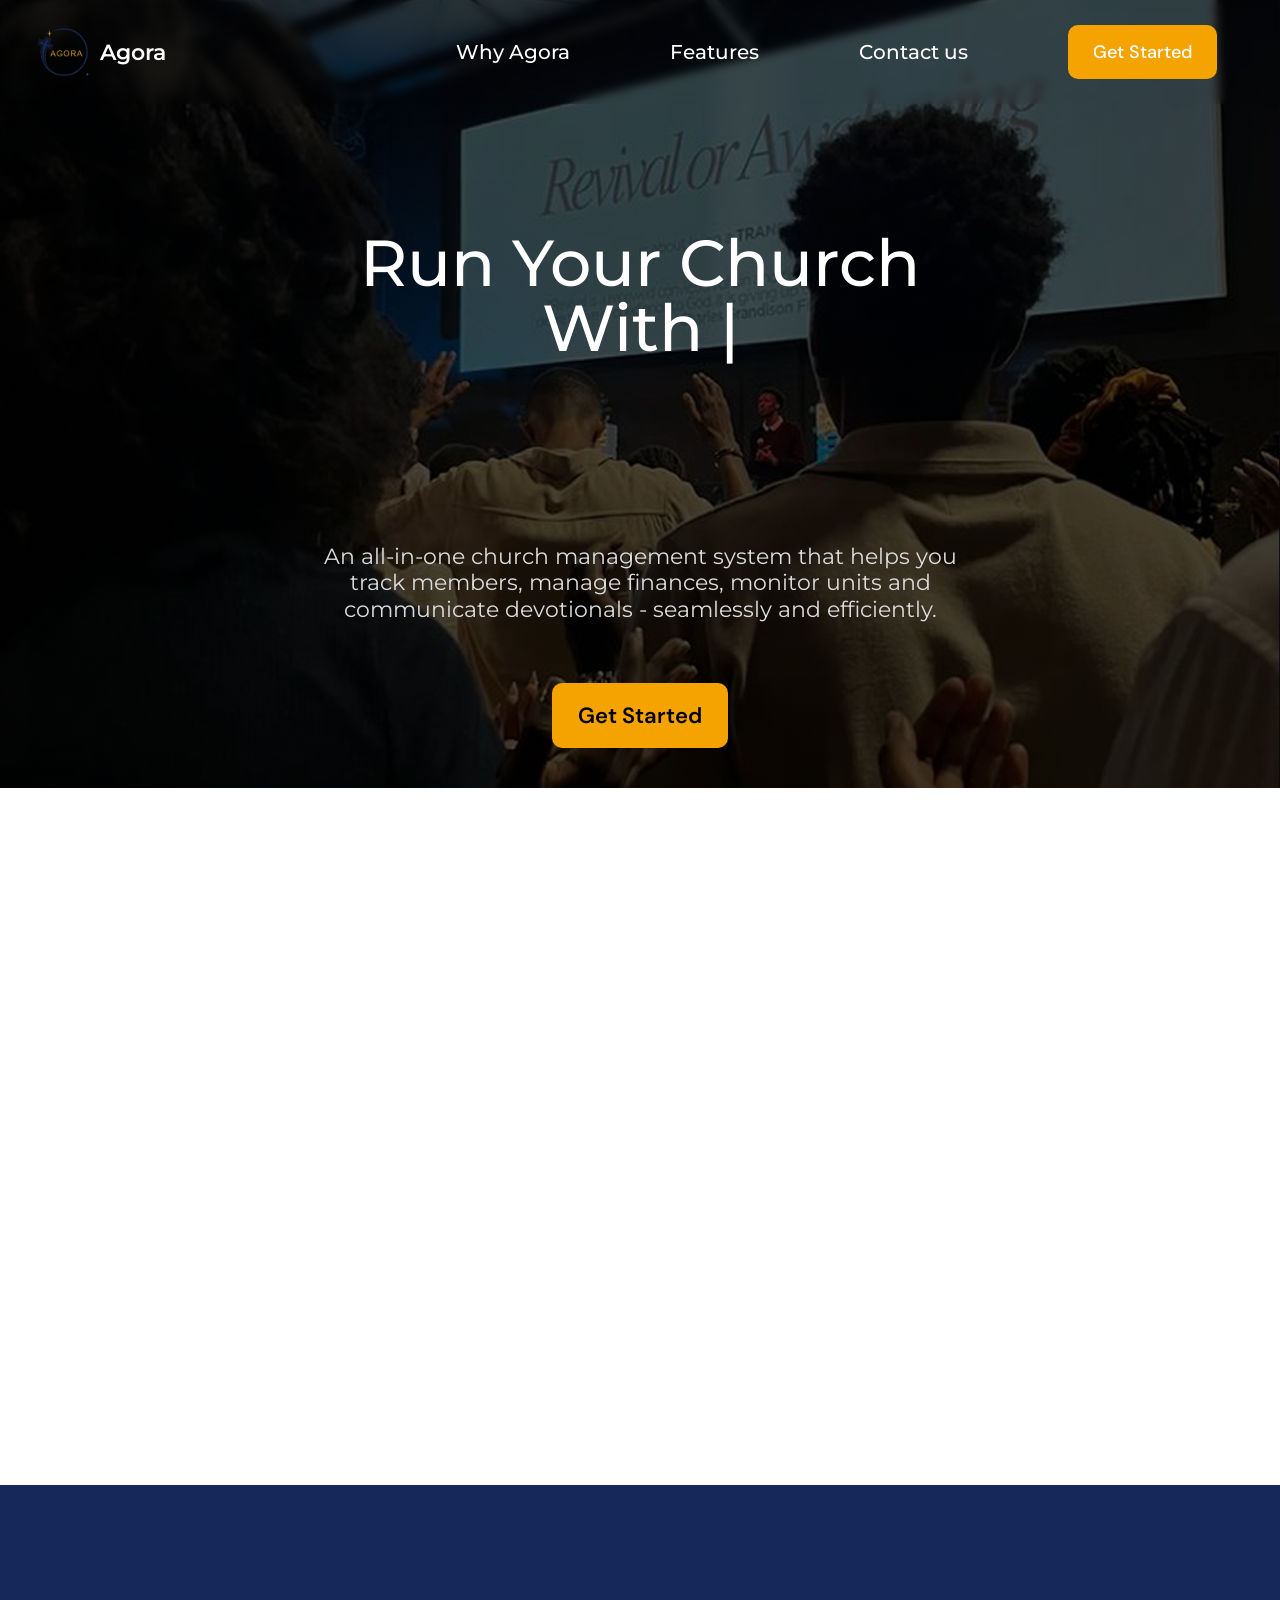
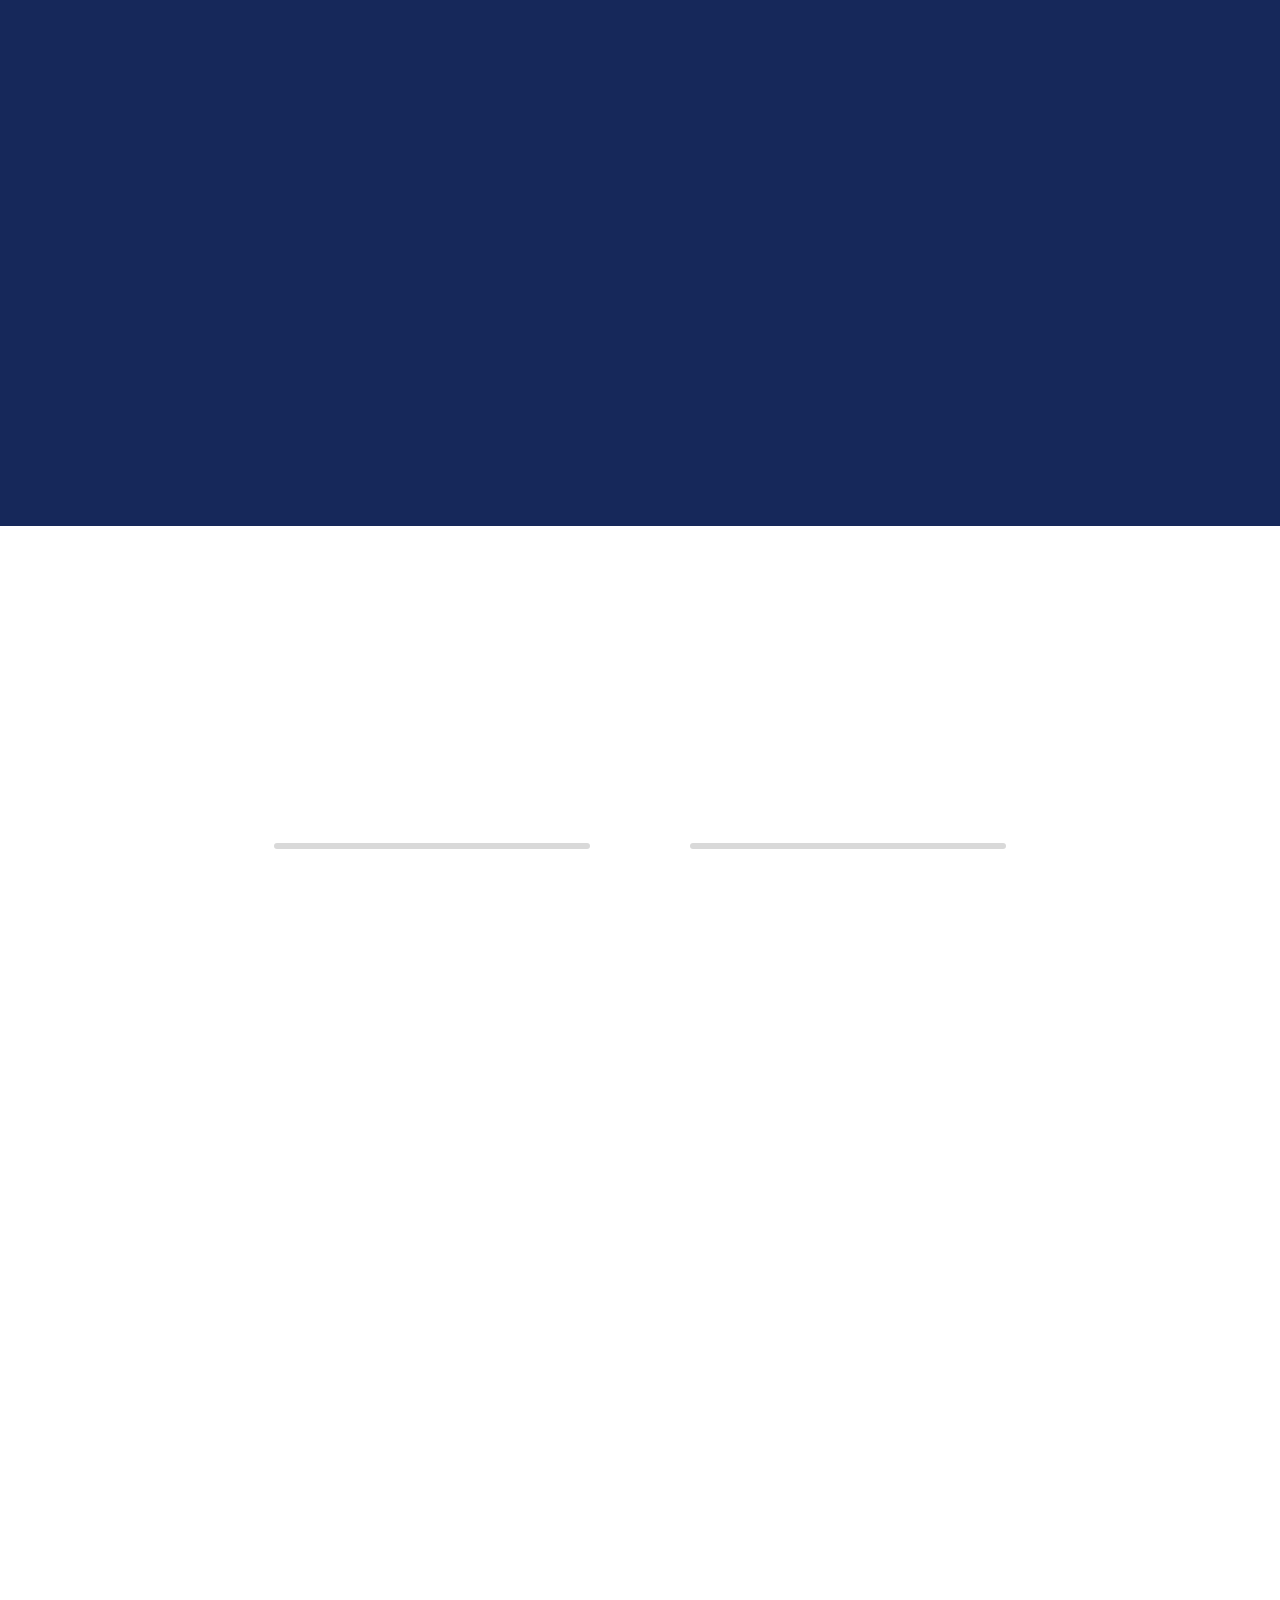
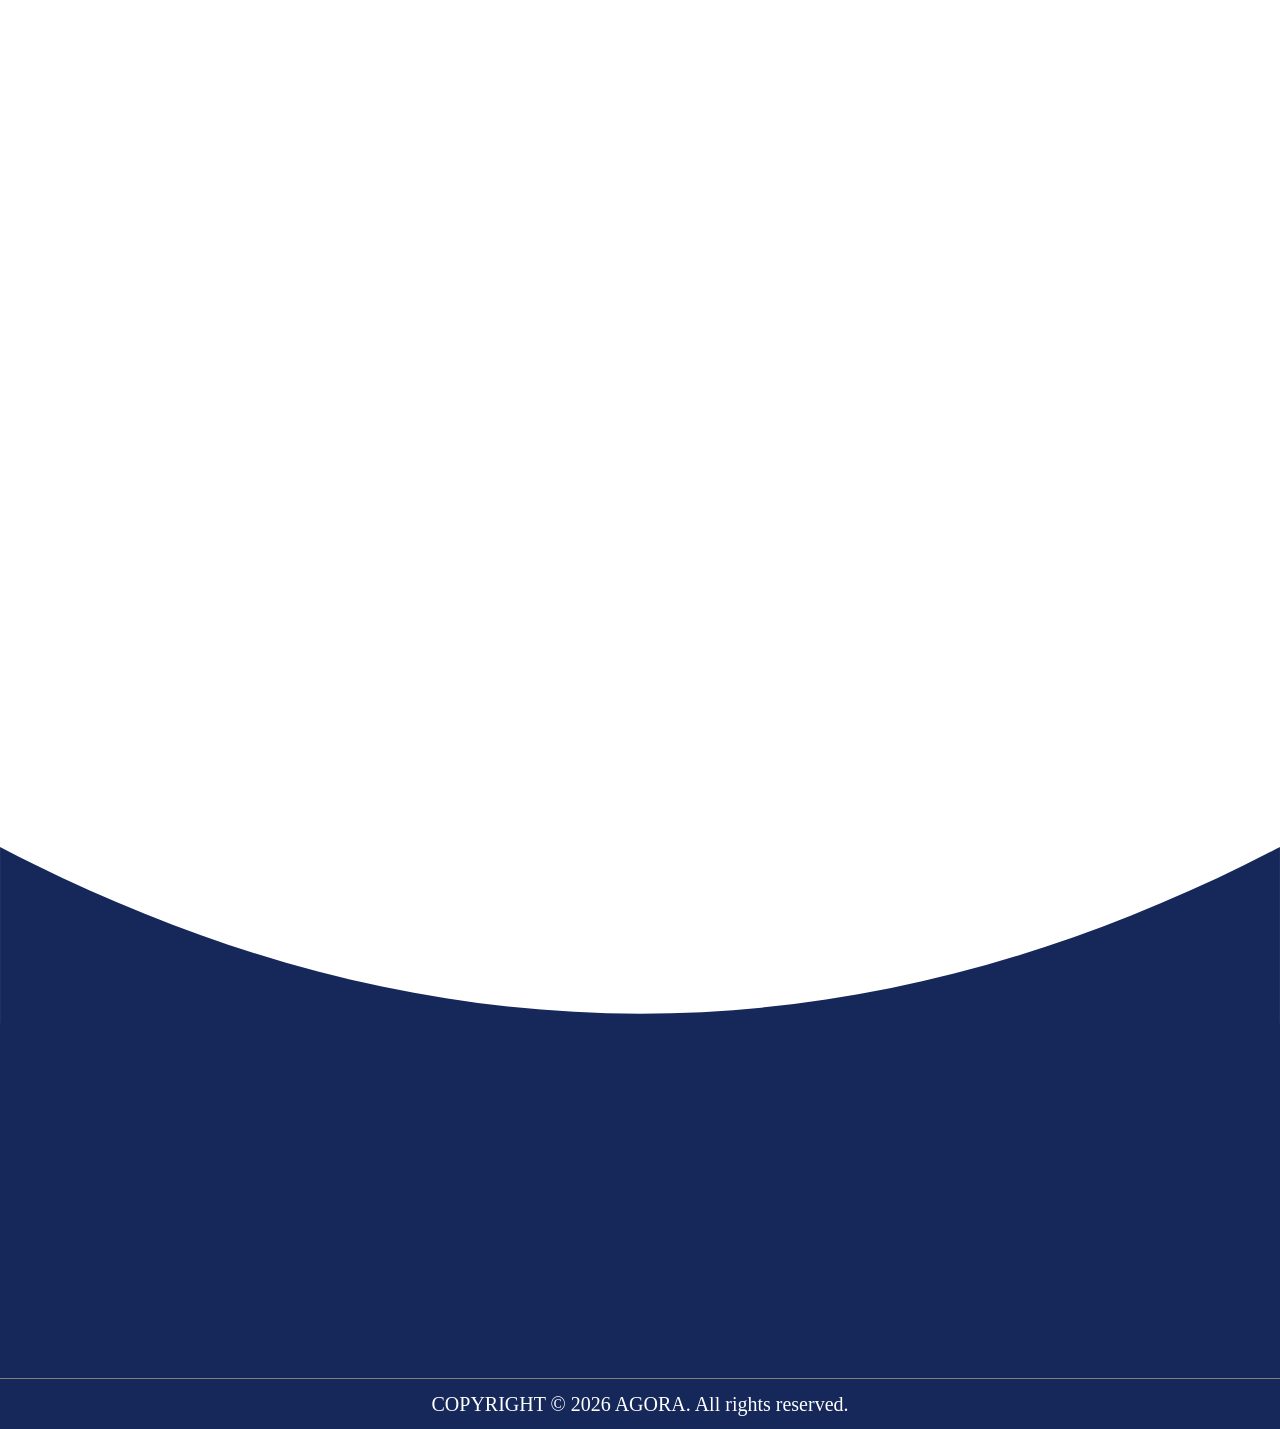
<file: index.html>
<!doctype html>
<html lang="en">
<head>

  <meta charset="UTF-8" />
  <meta name="viewport" content="width=device-width, initial-scale=1.0" />

  <link rel="stylesheet" href="./argo.css" />

  <title>Agora</title>

  <link rel="preconnect" href="https://fonts.googleapis.com" />
  <link rel="preconnect" href="https://fonts.gstatic.com" crossorigin />

  <link
    href="https://fonts.googleapis.com/css2?family=Montserrat:ital,wght@0,100..900;1,100..900&display=swap"
    rel="stylesheet"
  />

</head>


<body>


<div class="church-body">

  <div class="container">


    <header class="navbar">

      <div class="nav-inner">


        <div class="logo">

          <img
            src="./e2c1f0946336333b1ce76d59b2ce680c8536e14b.png"
            alt=""
            width="55"
            height="50"
          />

          <span class="span-text">
            Agora
          </span>

        </div>



        <!-- MOBILE HAMBURGER -->

        <div class="hamburger">

          <span></span>

          <span></span>

          <span></span>

        </div>

         




        <!-- NAV LINKS -->

        <nav class="nav-links">


          <a href="#why" class="nav">
            Why Agora
          </a>


          <a href="#features" class="nav">
            Features
          </a>


          <a href="#footer" class="nav">
            Contact us
          </a>


          <a href="./login.html" class="get-started nav-btn">
            Get Started
          </a>


        </nav>



      </div>


    </header>





    <div class="text-body">


      <div class="carousel">


        <div class="slide">

          <h1 class="p1" id="p1"></h1>

        </div>


      </div>





      <p class="p2">

        An all-in-one church management system that helps you
        <br />
        track members, manage finances, monitor units and
        <br />
        communicate devotionals - seamlessly and efficiently.

      </p>





      <a href="./login.html" class="get-started">

        Get Started

      </a>



    </div>



  </div>


</div>
<div class="second-body" id="features">

  <div class="container">


    <div class="second-header reveal-right">

      <p>
        Agora is Every Tool Your Church
        <br />
        Needs. All In One Place
      </p>

    </div>



    <div class="second-special reveal-left">


      <div class="special">

        <div class="img">

          <img src="./Frame 112.png" alt="" />

        </div>


        <b class="monitor">
          Monitor and Track Your Units
        </b>


        <p class="monitor-long">

          Get a bird’s eye view of your entire
          <br />
          operation without the manual guesswork.
          <br />

          Our intuitive dashboard lets you monitor
          <br />
          every unit in real time.

        </p>


      </div>





      <div class="special reveal-right">

        <div class="img">

          <img src="./Frame 112 (1).png" alt="" />

        </div>


        <b class="monitor">
          Keep Track of Your Finance
        </b>


        <p class="monitor-long">

          Our finance module allows you to track
          <br />
          tithes, offerings, donations and special
          <br />
          project funds in real time.

        </p>


      </div>






      <div class="special reveal-left">

        <div class="img">

          <img src="./Frame 112 (2).png" alt="" />

        </div>


        <b class="monitor">

          Daily Devotionals

        </b>


        <p class="monitor-long">

          Schedule and send daily devotionals
          <br />
          straight to your members. Keep your
          <br />

          congregation spiritually engaged every
          <br />
          single day - not just on Sundays.

        </p>


      </div>






      <div class="special reveal-right">

        <div class="img">

          <img src="./Frame 112 (3).png" alt="" />

        </div>


        <b class="monitor">

          Pastoral Care

        </b>


        <p class="monitor-long">

          Manage prayer requests, book counseling
          <br />
          sessions and respond to welfare needs -
          <br />
          all tracked from one end.

        </p>


      </div>






      <div class="special reveal-left">

        <div class="img">

          <img src="./Frame 112 (4).png" alt="" />

        </div>


        <b class="monitor">

          Sermons and Archive

        </b>


        <p class="monitor-long">

          Stream services directly on your platform,
          <br />
          build a searchable sermon archive where
          <br />
          members can access previous sermons.

        </p>


      </div>






      <div class="special reveal-right">

        <div class="img">

          <img src="./Frame 112 (5).png" alt="" />

        </div>


        <b class="monitor">

          Smart Communications

        </b>


        <p class="monitor-long">

          Send targeted messages to each group.
          <br />
          Schedule announcements and messages
          <br />
          in minutes.

        </p>


      </div>


    </div>


  </div>


</div>





<div class="why" id="why">


<div class="container">



<div class="why-section reveal-left">

<p class="why1">

Why Agora

</p>

</div>





<div class="why-section reveal-right">

<p class="why2">

A Smarter, More Structured Way to
<br />
Oversee Your Church

</p>

</div>





<div class="why-section reveal-left">

<p class="why3">

Agora is a dedicated church management platform designed to bring
structure, transparency
<br />

and efficiency - from unit oversight,
financial tracking to member communication.
With Agora,
<br />

churches are empowered with the tools they need to keep the organization
running with
<br />

excellence, consistency and order.

</p>

</div>





<div class="second-special">



<div class="special-why reveal-left">


<div class="img">

<img src="./Frame 112 (6).png" alt="" />

</div>


<b class="monitor-why">

One Platform. Zero Chaos

</b>


<p class="monitor-long">

Agora brings every aspect of your
<br />
church’s operation into one clean, easy
<br />
to use platform.

</p>


</div>






<div class="special-why reveal-right">


<div class="img">

<img src="./Frame 112 (7).png" alt="" />

</div>


<b class="monitor-why">

Clarity Over Every

</b>


<p class="depart">

Department

</p>


<p class="monitor-long">

Know exactly what is happening in
<br />
every unit at every time.
Agora gives
<br />
you full visibility.

</p>


</div>






<div class="special-why reveal-left">


<div class="img">

<img src="./Frame 112 (8).png" alt="" />

</div>


<b class="monitor-why">

Stronger Connections.

</b>


<p class="depart">

Stronger Church

</p>


<p class="monitor-long">

Agora keeps every layer of your church
<br />
connected through structured
<br />
communications, shared devotionals
<br />
and real time updates.

</p>


</div>



</div>



</div>


</div>
<div class="how" id="how">


<div class="why-section reveal-left">

<p class="why1">

How Agora Works

</p>

</div>





<div class="why-section reveal-right">

<p class="how1">

Up And Running In Under Ten
<br />
Minutes

</p>

</div>





<div class="steps">


<div class="steps-line"></div>

<div class="steps-line2"></div>





<div class="step reveal-left">

<div class="circle">

1

</div>


<h3 class="step-h3">

Set up Your Church

</h3>


<p>

Register your church on Agora and
<br />
configure your organizational
<br />
structure in minutes. Assign roles
<br />
to your administrators and unit
<br />
leaders, granting each the
<br />
appropriate level of access and
<br />
responsibility.

</p>


</div>






<div class="step reveal-right">


<div class="circle active">

2

</div>


<h3 class="step-h3">

Manage and Monitor

</h3>


<p>

Once your church is set up, take
<br />
full control of your operations.
<br />
Track the progress of every unit,
<br />
manage your finances with
<br />
accuracy, and send targeted
<br />
messages to specific groups or
<br />
schedule them in advance.

</p>


</div>






<div class="step reveal-left">


<div class="circle highlight">

3

</div>


<h3 class="step-h3">

Engage and Grow

</h3>


<p>

Invite and keep your members
<br />
spiritually connected and
<br />
actively engaged. Publish daily
<br />
devotionals, upload sermons,
<br />
and build an archive your
<br />
congregation can access
<br />
anytime.

</p>


</div>



</div>



</div>







<div class="what" id="what">


<div class="container">


<div class="why-section reveal-left">

<p class="why1">

What others say

</p>


</div>





<div class="why-section reveal-right">

<p class="what1">

Tested and Trusted By Many

</p>

</div>





<div class="carousel2 reveal-right">


<div class="carousel-track2">


<img src="./Frame 72.png" class="slide2 active" />

<img src="./Frame 72 (1).png" class="slide2" />

<img src="./Frame 72 (2).png" class="slide2" />

<img src="./Group 33.png" class="slide2" />

<img src="./Frame 72 (4).png" class="slide2" />

<img src="./Frame 72 (5).png" class="slide2" />



</div>


</div>



</div>


</div>







<footer>


<section class="white"></section>




<svg viewBox="0 0 1440 200">

<path
fill="#16285A"
d="M0,0 C480,250 960,250 1440,0 L1440,200 L0,200 Z">
</path>

</svg>







<section class="blue" id="footer">



<div class="container-omo">





<div class="footer1 reveal-left">


<p class="text1">

Let’s keep in touch

</p>



<p class="text2">

Connect with us

</p>





<div class="social">


<a href="#">

<img
src="./download-removebg-preview (4).png"
class="social-x"
width="30"
height="30"
/>

</a>



<a href="#">

<img
src="./Facebook.png"
class="social-fb"
width="50"
height="50"
/>

</a>




<a href="#">

<img
src="./download-removebg-preview (2).png"
class="social-ig"
width="30"
height="30"
/>

</a>



</div>





<div class="contact">


<a href="tel:+2349076151337" class="footer-contact-link">

+234 9076151337

</a>



<a href="tel:+2347061423317" class="footer-contact-link">

+234 7061423317

</a>


</div>





<p class="us">

Contact Us

<br />


<a href="mailto:mrpuppi@gmail.com" class="footer-contact-email">

mrpuppi@gmail.com

</a>


</p>



</div>









<div class="footer1 reveal-right">


<p class="text-1">

QUICK LINKS

</p>



<p class="text3">

<a href="#why" class="text3">

Why Agora

</a>

</p>



<p class="text3">

<a href="#features" class="text3">

Features

</a>

</p>



<p class="text3">

<a href="#how" class="text3">

How It Works

</a>

</p>



<p class="text3">

<a href="#what" class="text3">

Testimonies

</a>

</p>



</div>








<div class="footer1 reveal-left">


<p class="text6">

<a href="#" class="text6">

Privacy Policy

</a>

</p>



<p class="text7">

<a href="#" class="text7">

Terms of Service

</a>

</p>



</div>





</div>


</section>






<div class="copy">


<div class="container">


<p class="copyright">

COPYRIGHT ©

<span id="year"></span>

AGORA. All rights reserved.

</p>


</div>


</div>





</footer>








</body>
<script src="./argo.js"></script>
</html>
</file>
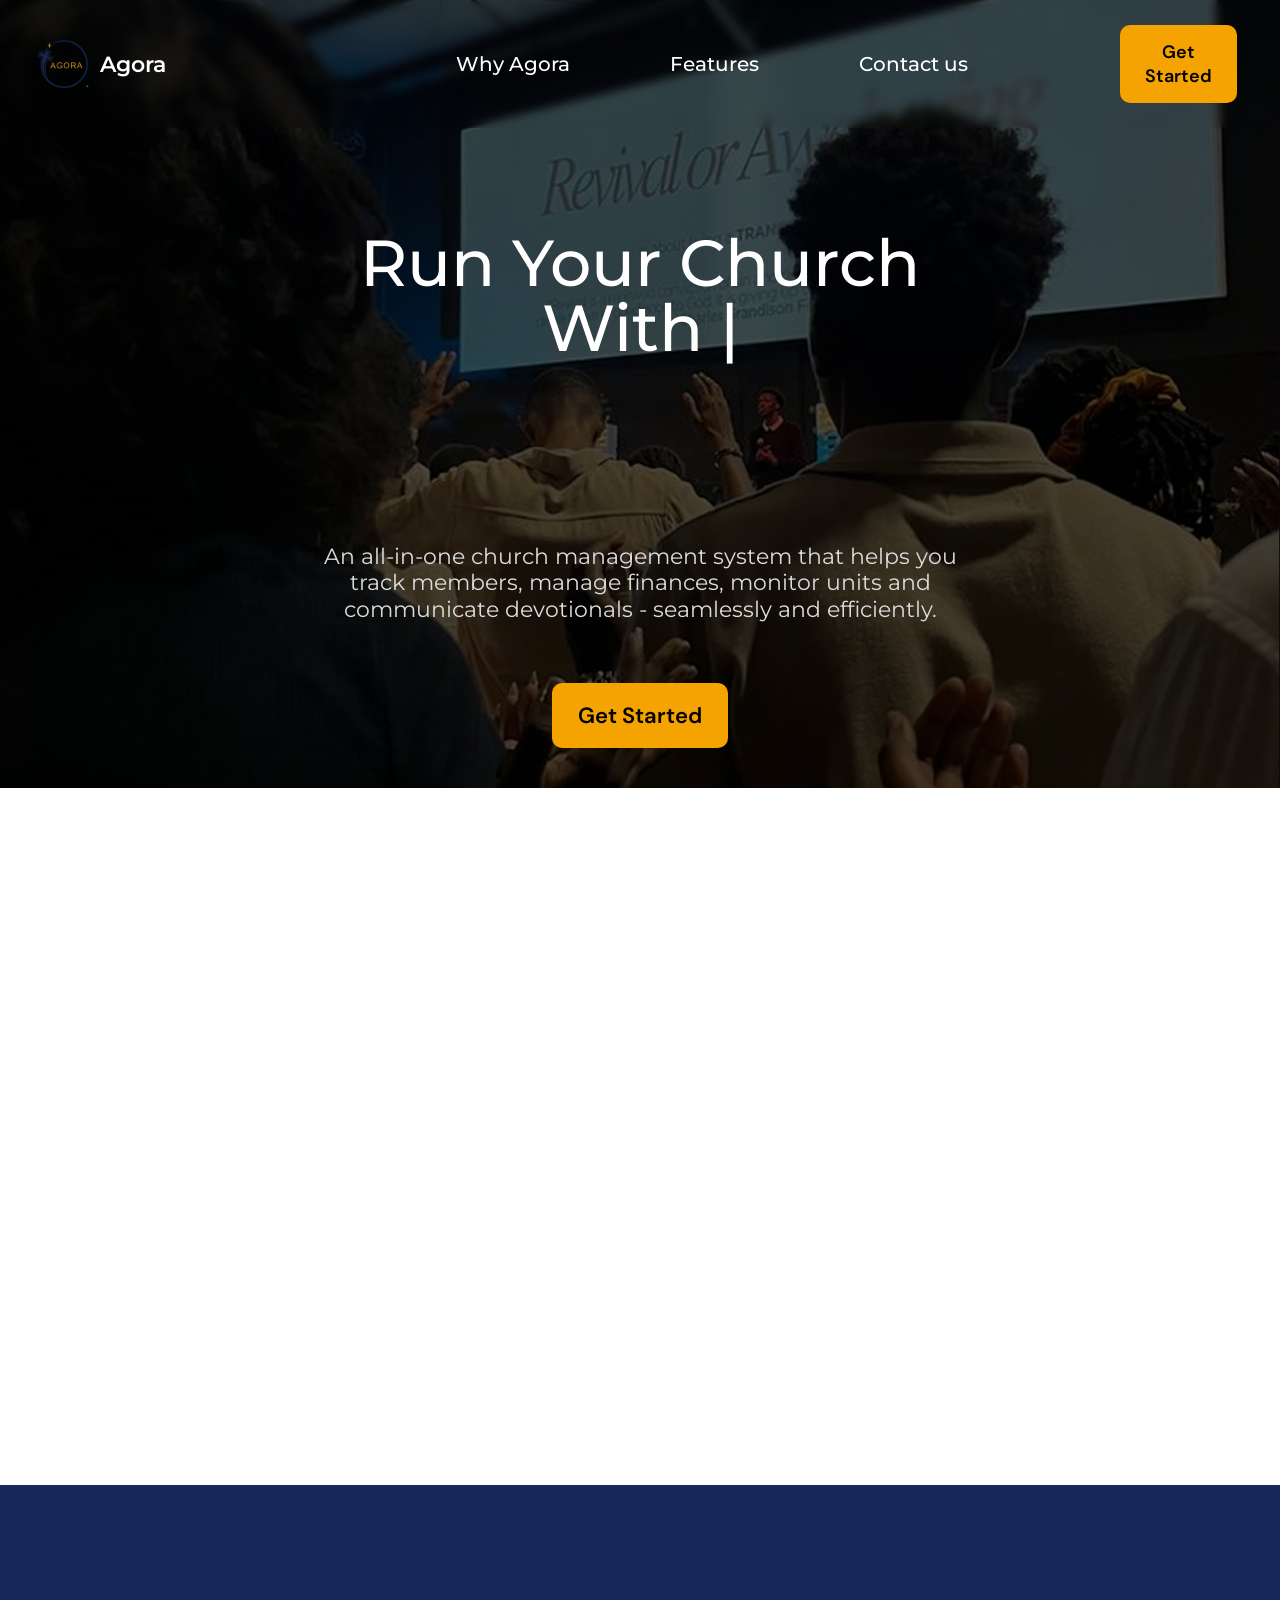
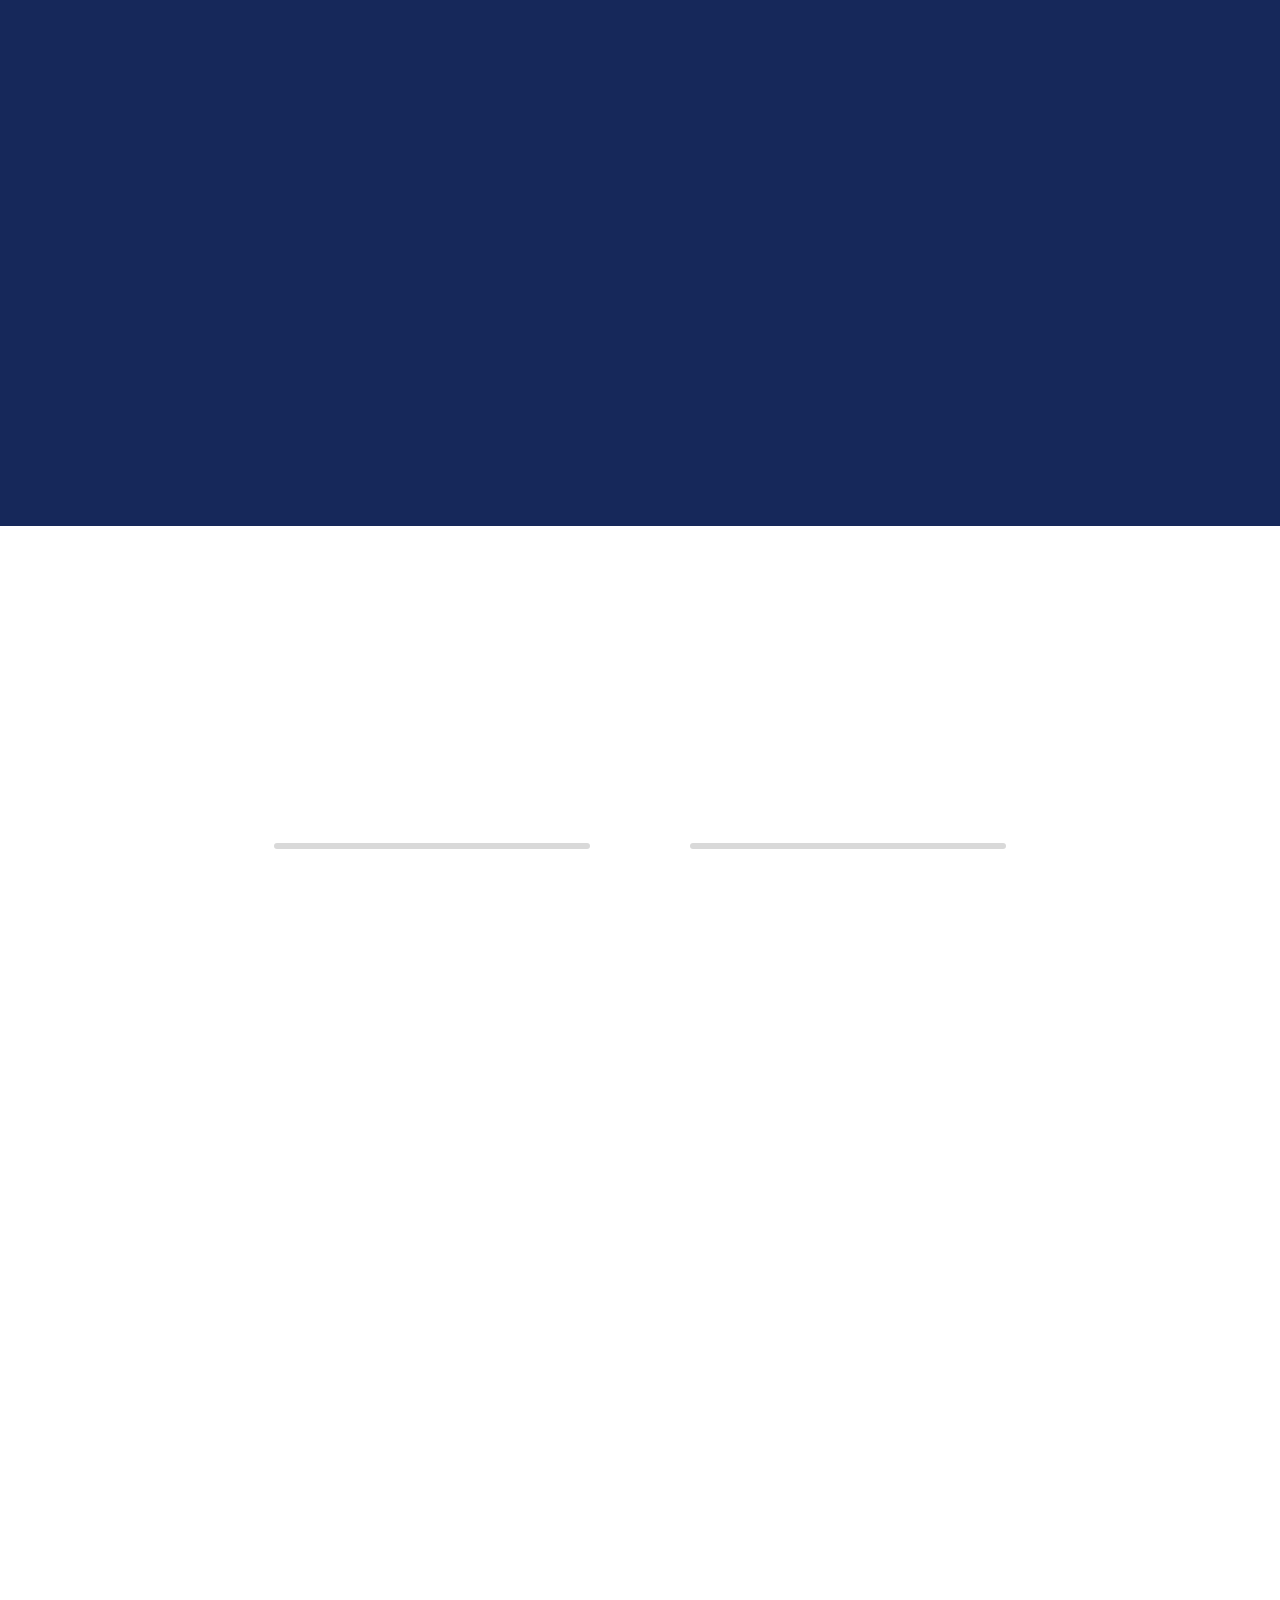
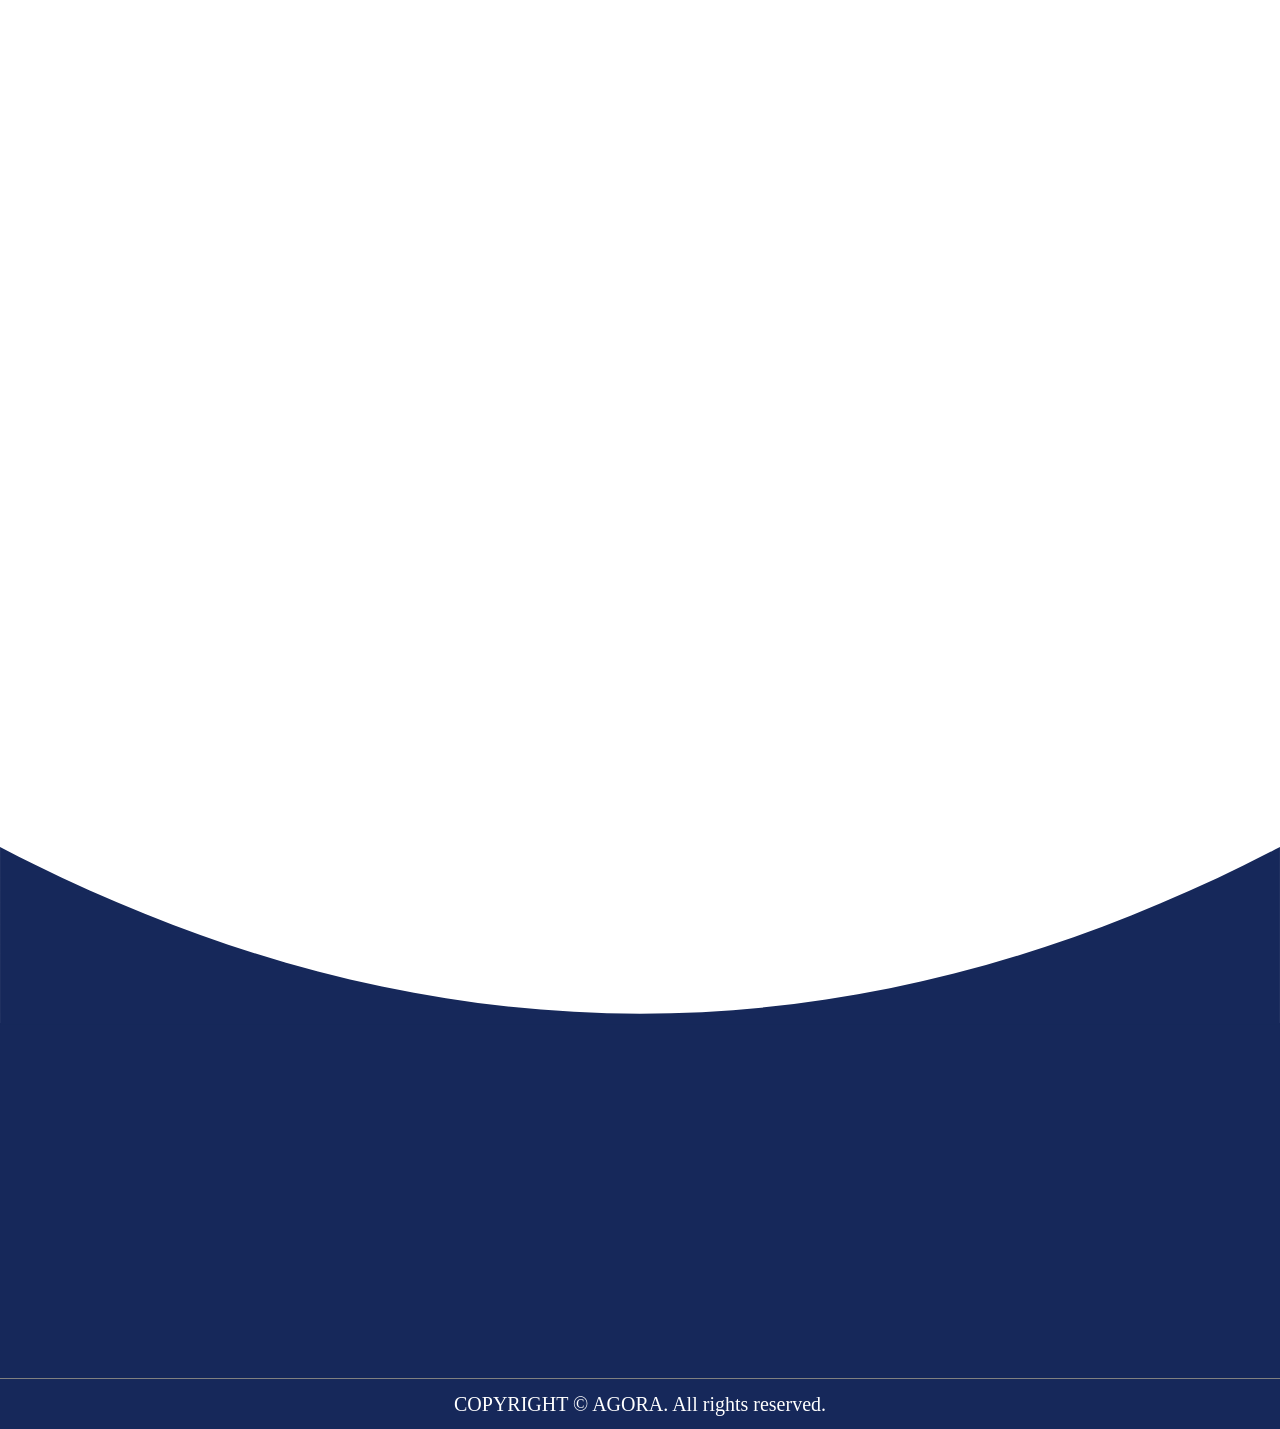
<file: argo.html>
<!doctype html>
<html lang="en">
  <head>
    <meta charset="UTF-8" />
    <meta name="viewport" content="width=device-width, initial-scale=1.0" />
    <link rel="stylesheet" href="./argo.css" />
    <title>Agora</title>
    <link rel="preconnect" href="https://fonts.googleapis.com" />
    <link rel="preconnect" href="https://fonts.gstatic.com" crossorigin />
    <link
      href="https://fonts.googleapis.com/css2?family=Montserrat:ital,wght@0,100..900;1,100..900&display=swap"
      rel="stylesheet"
    />
  </head>
  <body>
    <div class="church-body">
      <div class="container">
        <header class="navbar">
          <div class="nav-inner">
            <div class="logo">
              <img
                src="./e2c1f0946336333b1ce76d59b2ce680c8536e14b.png"
                alt=""
                width="55"
                height="50"
              />
              <span class="span-text"> Agora</span>
            </div>

            <nav class="nav-links">
              <a href="#why" class="nav">Why Agora</a>
              <a href="#features" class="nav">Features</a>
              <a href="#footer" class="nav">Contact us</a>
            </nav>
            <a href="./login.html" class="get-started"> Get Started </a>
          </div>
        </header>

        <div class="text-body">
          <div class="carousel">
            <div class="slide">
              <h1 class="p1" id="p1"></h1>
            </div>
          </div>
          <p class="p2">
            An all-in-one church management system that helps you <br />track
            members, manage finances, monitor units and <br />
            communicate devotionals - seamlessly and efficiently.
          </p>

          <a href="./login.html" class="get-started"> Get Started </a>
        </div>
      </div>
    </div>

    <div class="second-body" id="features">
      <div class="container">
        <div class="second-header reveal-right">
          <p>Agora is Every Tool Your Church <br />Needs. All In One Place</p>
        </div>

        <div class="second-special reveal-left">
          <div class="special">
            <div class="img">
              <img src="./Frame 112.png" alt="" />
            </div>
            <b class="monitor">Monitor and Track Your Units</b>
            <p class="monitor-long">
              Get a bird’s eye view of your entire<br />operation without the
              manual guesswork.<br />
              Our intuitive dashboard lets you monitor<br />
              every unit in real time.
            </p>
          </div>

          <div class="special reveal-right">
            <div class="img">
              <img src="./Frame 112 (1).png" alt="" />
            </div>
            <b class="monitor">Keep Track of Your Finance</b>
            <p class="monitor-long">
              Our finance module allows you to track<br />tithes, offerings,
              donations and special <br />
              project funds in real time.
            </p>
          </div>

          <div class="special reveal-left">
            <div class="img">
              <img src="./Frame 112 (2).png" alt="" />
            </div>
            <b class="monitor">Daily Devotionals</b>
            <p class="monitor-long">
              Schedule and send daily devotionals <br />straight to your
              members. Keep your<br />
              congregation spiritually engaged every<br />
              single day - not just on Sundays.
            </p>
          </div>

          <div class="special reveal-right">
            <div class="img">
              <img src="./Frame 112 (3).png" alt="" />
            </div>
            <b class="monitor">Pastoral Care</b>
            <p class="monitor-long">
              Manage prayer requests, book counseling<br />sessions and respond
              to welfare needs - all<br />
              tracked from one end.
            </p>
          </div>

          <div class="special reveal-left">
            <div class="img">
              <img src="./Frame 112 (4).png" alt="" />
            </div>
            <b class="monitor">Sermons and Archive</b>
            <p class="monitor-long">
              Stream services directly on your platform,<br />build a searchable
              sermon archive where <br />
              members can access previous sermons.
            </p>
          </div>

          <div class="special reveal-right">
            <div class="img">
              <img src="./Frame 112 (5).png" alt="" />
            </div>
            <b class="monitor">Smart Communications</b>
            <p class="monitor-long">
              Send targeted messages to each group.<br />Schedule announcements
              and messages<br />
              in minutes<br />
            </p>
          </div>
        </div>
      </div>
    </div>
    <div class="why" id="why">
      <div class="container">
        <div class="why-section reveal-left">
          <p class="why1">Why Agora</p>
        </div>

        <div class="why-section reveal-right">
          <p class="why2">
            A Smarter, More Structured Way to<br />Oversee Your Church
          </p>
        </div>

        <div class="why-section reveal-left">
          <p class="why3">
            Agora is a dedicated church management platform designed to bring
            structure, transparency<br />and efficiency - from unit oversight,
            financial tracking to member communication. With Agora,<br />churches
            are empowered with the tools they need to keep the organization
            running with <br />excellence, consistency and order.
          </p>
        </div>

        <div class="second-special">
          <div class="special-why reveal-left">
            <div class="img">
              <img src="./Frame 112 (6).png" alt="" />
            </div>
            <b class="monitor-why">One Platform. Zero Chaos</b>
            <p class="monitor-long">
              Agora brings every aspect of your <br />church’s operation into
              one clean, easy<br />
              to use platform.
            </p>
          </div>

          <div class="special-why reveal-right">
            <div class="img">
              <img src="./Frame 112 (7).png" alt="" />
            </div>
            <b class="monitor-why">Clarity Over Every</b>
            <p class="depart">Department</p>

            <p class="monitor-long">
              Know exactly what is happening in<br />every unit at every time.
              Agora gives<br />
              you full visibility.
            </p>
          </div>

          <div class="special-why reveal-left">
            <div class="img">
              <img src="./Frame 112 (8).png" alt="" />
            </div>
            <b class="monitor-why">Stronger Connections.</b>
            <p class="depart">Stronger Church</p>

            <p class="monitor-long">
              Agora keeps every layer of your church<br />connected through
              structured <br />
              communications, shared devotionals <br />and real time updates.
            </p>
          </div>
        </div>
      </div>
    </div>

    <div class="how" id="how">
      <div class="why-section reveal-left">
        <p class="why1">How Agora Works</p>
      </div>

      <div class="why-section reveal-right">
        <p class="how1">Up And Running In Under Ten <br />Minutes</p>
      </div>

      <div class="steps">
        <div class="steps-line"></div>
        <div class="steps-line2"></div>

        <div class="step reveal-left">
          <div class="circle">1</div>
          <h3 class="step-h3">Set up Your Church</h3>
          <p>
            Register your church on Agora and <br />
            configure your organizational <br />
            structure in minutes. Assign roles <br />
            to your administrators and unit <br />leaders, granting each the
            <br />
            appropriate level of access and <br />responsibility.
          </p>
        </div>

        <div class="step reveal-right">
          <div class="circle active">2</div>
          <h3 class="step-h3">Manage and Monitor</h3>
          <p>
            Once your church is set up, take <br />full control of your
            operations. <br />
            Track the progress of every unit, <br />
            manage your finances with <br />
            accuracy, and send targeted <br />
            messages to specific groups or <br />
            schedule them in advance.
          </p>
        </div>

        <div class="step reveal-left">
          <div class="circle highlight">3</div>
          <h3 class="step-h3">Engage and Grow</h3>
          <p>
            Invite and keep your members <br />spiritually connected and<br />
            actively engaged. Publish daily<br />
            devotionals, upload sermons, <br />
            and build an archive your<br />
            congregation can access<br />
            anytime.
          </p>
        </div>
      </div>
    </div>

    <div class="what" id="what">
      <div class="container">
        <div class="why-section reveal-left">
          <p class="why1">What others say</p>
        </div>

        <div class="why-section reveal-right">
          <p class="what1">Tested and Trusted By Many</p>
        </div>

        <div class="carousel2 reveal-right">
          <div class="carousel-track2">
            <img src="./Frame 72.png" class="slide2 active" />
            <img src="./Frame 72 (1).png" class="slide2" />
            <img src="./Frame 72 (2).png" class="slide2" />
            <img src="./Group 33.png" class="slide2" />
            <img src="./Frame 72 (4).png" class="slide2" />
            <img src="./Frame 72 (5).png" class="slide2" />
          </div>
        </div>
      </div>
    </div>
    <footer>
      <section class="white"></section>
      <svg viewBox="0 0 1440 200">
        <path
          fill="#16285A"
          d="M0,0 C480,250 960,250 1440,0 L1440,200 L0,200 Z"
        ></path>
      </svg>
      <section class="blue" id="footer">
        <div class="container-omo">
          <div class="footer1 reveal-left">
            <p class="text1">Let’s keep in touch</p>
            <p class="text2">Connect with us</p>
            <div class="social">
              <a href="#"
                ><img
                  src="./download-removebg-preview (4).png"
                  class="social-x"
                  width="30"
                  height="30"
              /></a>

              <a href="#"
                ><img
                  src="./Facebook.png"
                  class="social-fb"
                  width="50"
                  height="50"
              /></a>

              <a href="#"
                ><img
                  src="./download-removebg-preview (2).png"
                  class="social-ig"
                  width="30"
                  height="30"
              /></a>
            </div>

            <div class="contact">
              <a href="tel:+2349076151337" class="footer-contact-link"
                >+234 9076151337</a
              >

              <a href="tel:+2347061423317" class="footer-contact-link"
                >+234 7061423317</a
              >
            </div>

            <div>
              <p class="us">
                Contact Us <br /><a
                  href="mailto:mrpuppi@gmail.com"
                  class="footer-contact-email"
                  >mrpuppi@gmail.com</a
                >
              </p>
            </div>
          </div>

          <div class="footer1 reveal-right">
            <p class="text-1">QUICK LINKS</p>
            <p class="text3"><a href="#why" class="text3">Why Agora</a></p>
            <p class="text3"><a href="#features" class="text3">Features</a></p>
            <p class="text3"><a href="#how" class="text3">How It Works</a></p>
            <p class="text3"><a href="#what" class="text3">Testimonies</a></p>
          </div>

          <div class="footer1 reveal-left">
            <p class="text6">
              <a href="#" class="text6">Privacy Policy</a>
            </p>

            <p class="text7">
              <a href="#" class="text7">Terms of Service</a>
            </p>
          </div>
        </div>
      </section>

      <div class="copy">
        <div class="container">
          <p class="copyright">
            COPYRIGHT ©<span id="year"></span> AGORA. All rights reserved.
          </p>
        </div>
      </div>
    </footer>
  </body>

  <script src="./argo.js"></script>
</html>
</file>
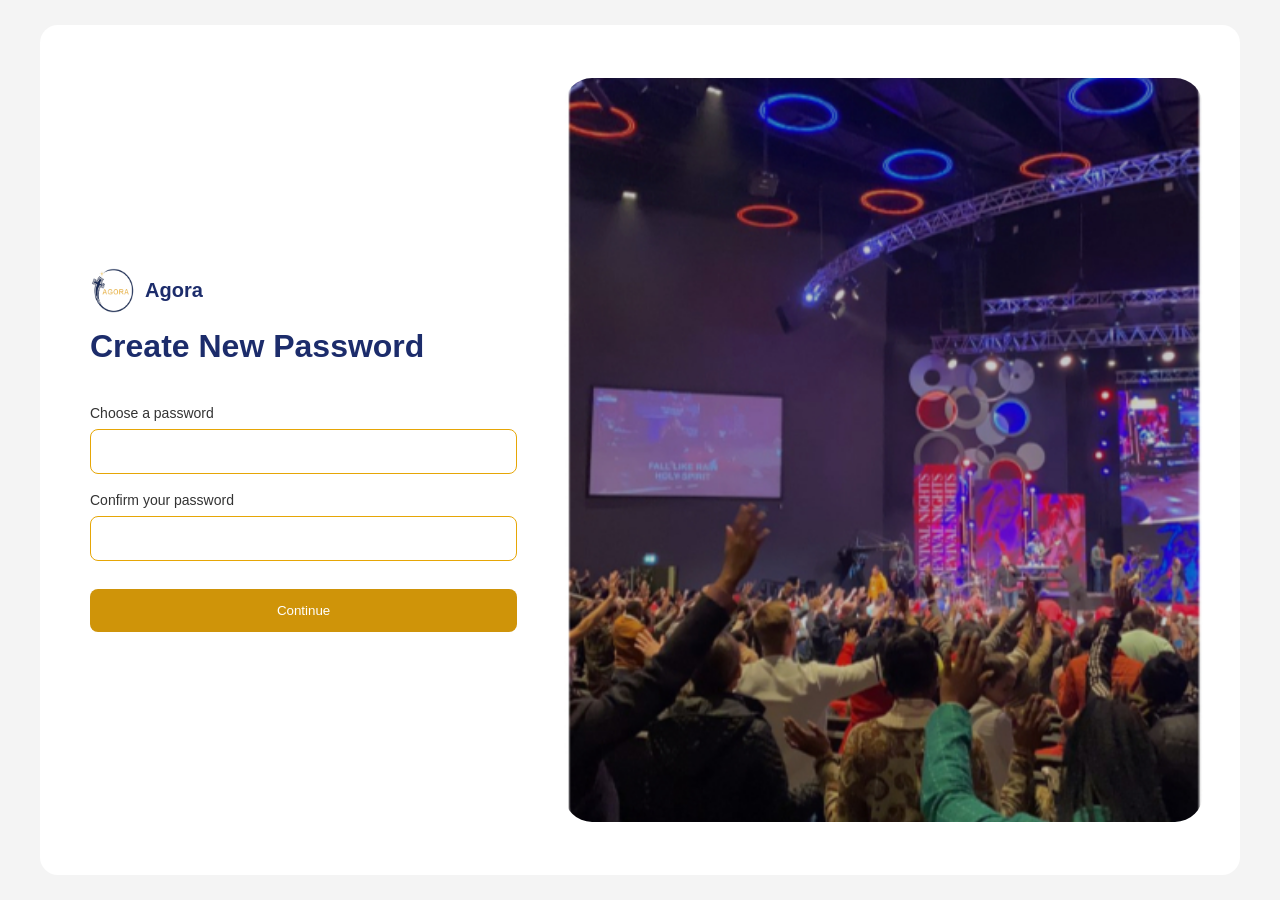
<file: createpassword.html>
<!doctype html>
<html lang="en">
  <head>
    <meta charset="UTF-8" />
    <meta name="viewport" content="width=device-width, initial-scale=1.0" />
    <title>Create Account</title>
    <link rel="stylesheet" href="./createpassword.css" />
  </head>
  <body>
    <div class="container">
      
      <div class="left-panel">
        <div class="logo-box">
          <img
            src="./e2c1f0946336333b1ce76d59b2ce680c8536e14b.png"
            alt="Agora Logo"
          />
          <h2>Agora</h2>
        </div>

        <div class="welcome-text">
          <h1>Create New Password</h1>
        </div>

        <form class="signup-form" action="./verify.html">
          <label>Choose a password</label>
          <input type="password" required />

          <label>Confirm your password</label>
          <input type="password" required />

          <button href="#" class="continue-btn">Continue</button>
        </form>
      </div>

   
      <div class="right-panel">
        <img src="./Screenshot (116).png" alt="Background" />
      </div>
    </div>
  </body>
</html>
</file>
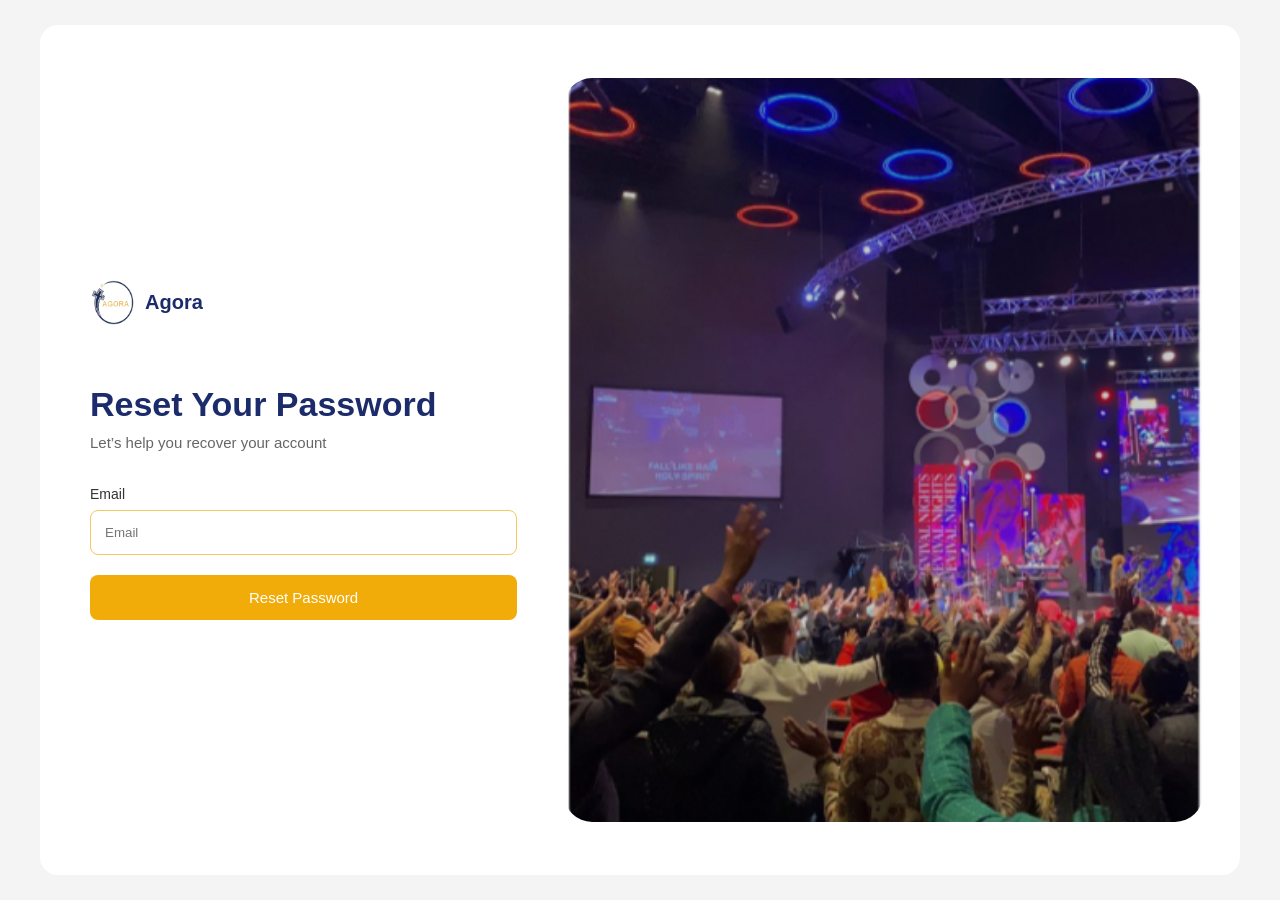
<file: forgetpassword.html>
<!doctype html>
<html lang="en">
  <head>
    <meta charset="UTF-8" />
    <meta name="viewport" content="width=device-width, initial-scale=1.0" />
    <title>Forgot Password</title>
    <link rel="stylesheet" href="./forgetpassword.css" />
  </head>
  <body>
    <div class="container">
      <!-- LEFT SIDE -->
      <div class="left-panel">
        <div class="logo-box">
          <img
            src="./e2c1f0946336333b1ce76d59b2ce680c8536e14b.png"
            alt="Agora Logo"
          />
          <h2>Agora</h2>
        </div>

        <div class="welcome-text">
          <h1>Reset Your Password</h1>
          <p>Let’s help you recover your account</p>
        </div>

       <form class="login-form" action="./createpassword.html">
           <label>Email</label>
          <input type="email" placeholder="Email" required>

               <button type="submit">Reset Password</button>
        </form>
      </div>

      <!-- RIGHT SIDE -->
      <div class="right-panel">
        <img src="./Screenshot (116).png" alt="Event" />
      </div>
    </div>
  </body>
</html>
</file>
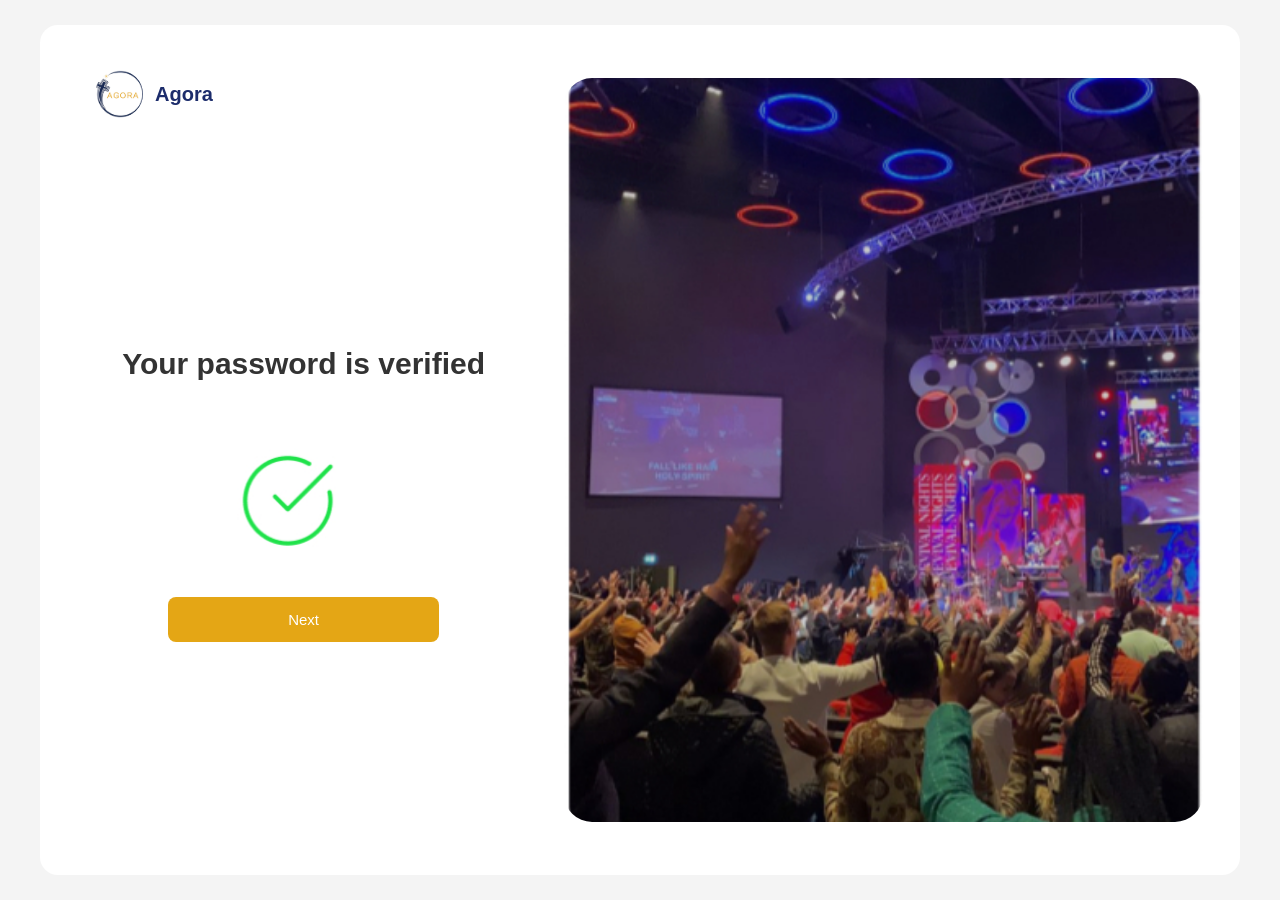
<file: verfied.html>
<!doctype html>
<html lang="en">
  <head>
    <meta charset="UTF-8" />
    <meta name="viewport" content="width=device-width, initial-scale=1.0" />
    <title>Email Verified</title>
    <link rel="stylesheet" href="./verfied.css" />
  </head>
  <body>
    <div class="container">
      
      <div class="left-panel">
        
        <div class="logo-box">
          <img
            src="./e2c1f0946336333b1ce76d59b2ce680c8536e14b.png"
            alt="Agora Logo"
          />
          <h2>Agora</h2>
        </div>


        <div class="verified-content">
          <h1>Your password is verified</h1>

      
          <div>
            <img
              src="./Screenshot (117).png"
              width="100%"
              height="100%"
              alt=""
            />
          </div>

          <a href="./login.html" class="next-btn">Next</a>
        </div>
      </div>

    
      <div class="right-panel">
        <img src="./Screenshot (116).png" alt="Background Image" />
      </div>
    </div>
  </body>
</html>
</file>
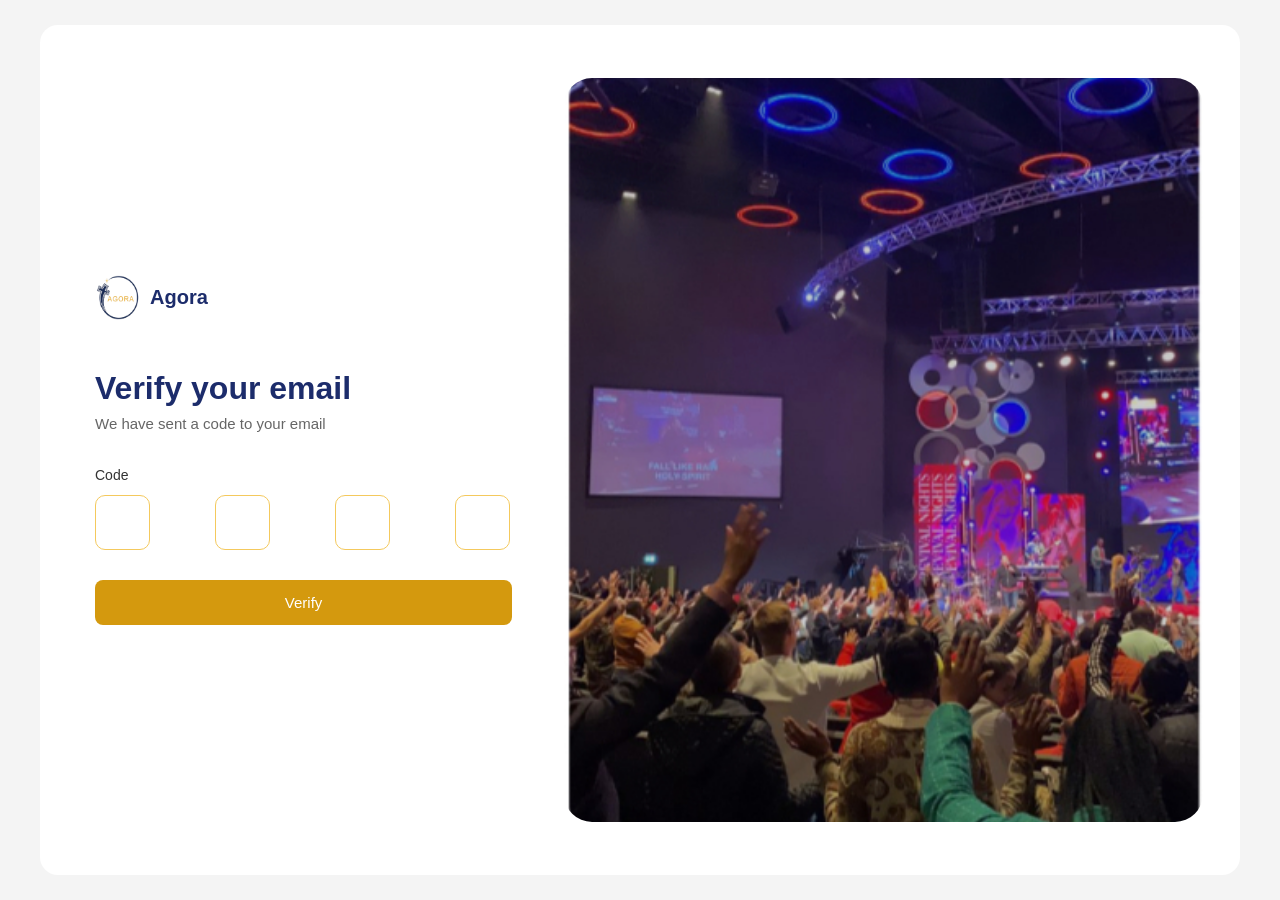
<file: verfy2.html>
<!doctype html>
<html lang="en">
  <head>
    <meta charset="UTF-8" />
    <meta name="viewport" content="width=device-width, initial-scale=1.0" />
    <title>Verify Email</title>
    <link rel="stylesheet" href="./verfy2.css" />
  </head>
  <body>
    <div class="container">

      <div class="left-panel">
        <div class="logo-box">
          <img
            src="./e2c1f0946336333b1ce76d59b2ce680c8536e14b.png"
            alt="Agora Logo"
          />
          <h2>Agora</h2>
        </div>

        <div class="verify-text">
          <h1>Verify your email</h1>
          <p>We have sent a code to your email</p>
        </div>

        <div class="code-section">
          <label>Code</label>

          <div class="code-boxes">
            <input type="text" maxlength="1" />
            <input type="text" maxlength="1" />
            <input type="text" maxlength="1" />
            <input type="text" maxlength="1" />
          </div>
        </div>

        <a href="./verified2.html" class="verify-btn">Verify</a>
      </div>

     
      <div class="right-panel">
        <img src="./Screenshot (116).png" alt="Background Image" />
      </div>
    </div>
  </body>
</html>
</file>
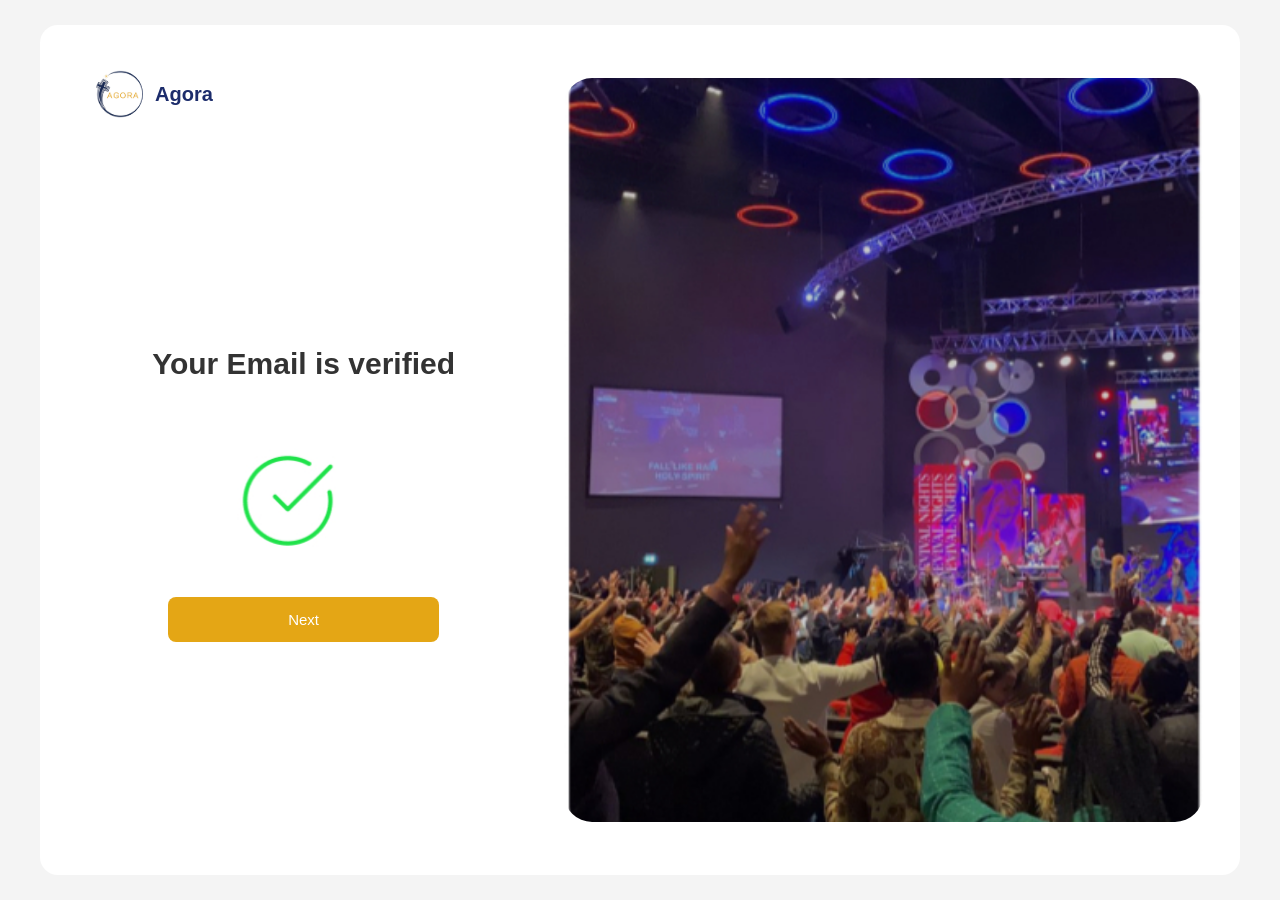
<file: verified2.html>
<!doctype html>
<html lang="en">
  <head>
    <meta charset="UTF-8" />
    <meta name="viewport" content="width=device-width, initial-scale=1.0" />
    <title>Email Verified</title>
    <link rel="stylesheet" href="./verfied.css" />
  </head>
  <body>
    <div class="container">
      
      <div class="left-panel">
      
        <div class="logo-box">
          <img
            src="./e2c1f0946336333b1ce76d59b2ce680c8536e14b.png"
            alt="Agora Logo"
          />
          <h2>Agora</h2>
        </div>

        
        <div class="verified-content">
          <h1>Your Email is verified</h1>

         
          <div>
            <img
              src="./Screenshot (117).png"
              width="100%"
              height="100%"
              alt=""
            />
          </div>

          <a href="./login.html" class="next-btn">Next</a>
        </div>
      </div>

     
      <div class="right-panel">
        <img src="./Screenshot (116).png" alt="Background Image" />
      </div>
    </div>
  </body>
</html>
</file>
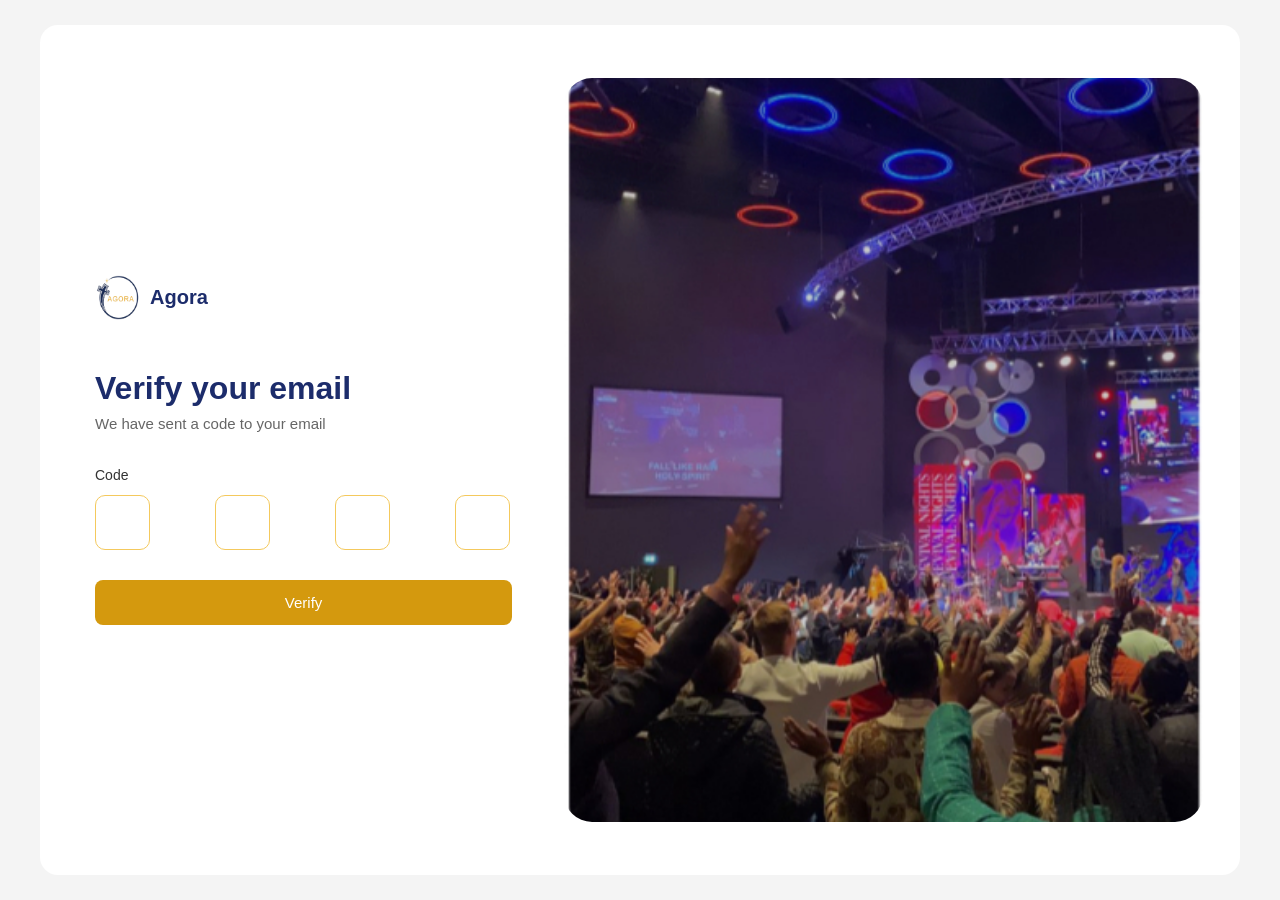
<file: verify.html>
<!doctype html>
<html lang="en">
  <head>
    <meta charset="UTF-8" />
    <meta name="viewport" content="width=device-width, initial-scale=1.0" />
    <title>Verify Email</title>
    <link rel="stylesheet" href="./verify.css" />
  </head>
  <body>
    <div class="container">
      
      <div class="left-panel">
        <div class="logo-box">
          <img
            src="./e2c1f0946336333b1ce76d59b2ce680c8536e14b.png"
            alt="Agora Logo"
          />
          <h2>Agora</h2>
        </div>

        <div class="verify-text">
          <h1>Verify your email</h1>
          <p>We have sent a code to your email</p>
        </div>

        <div class="code-section">
          <label>Code</label>

          <div class="code-boxes">
            <input type="text" maxlength="1" />
            <input type="text" maxlength="1" />
            <input type="text" maxlength="1" />
            <input type="text" maxlength="1" />
          </div>
        </div>

        <a href="./verfied.html" class="verify-btn">Verify</a>
      </div>

   
      <div class="right-panel">
        <img src="./Screenshot (116).png" alt="Background Image" />
      </div>
    </div>
  </body>
</html>
</file>
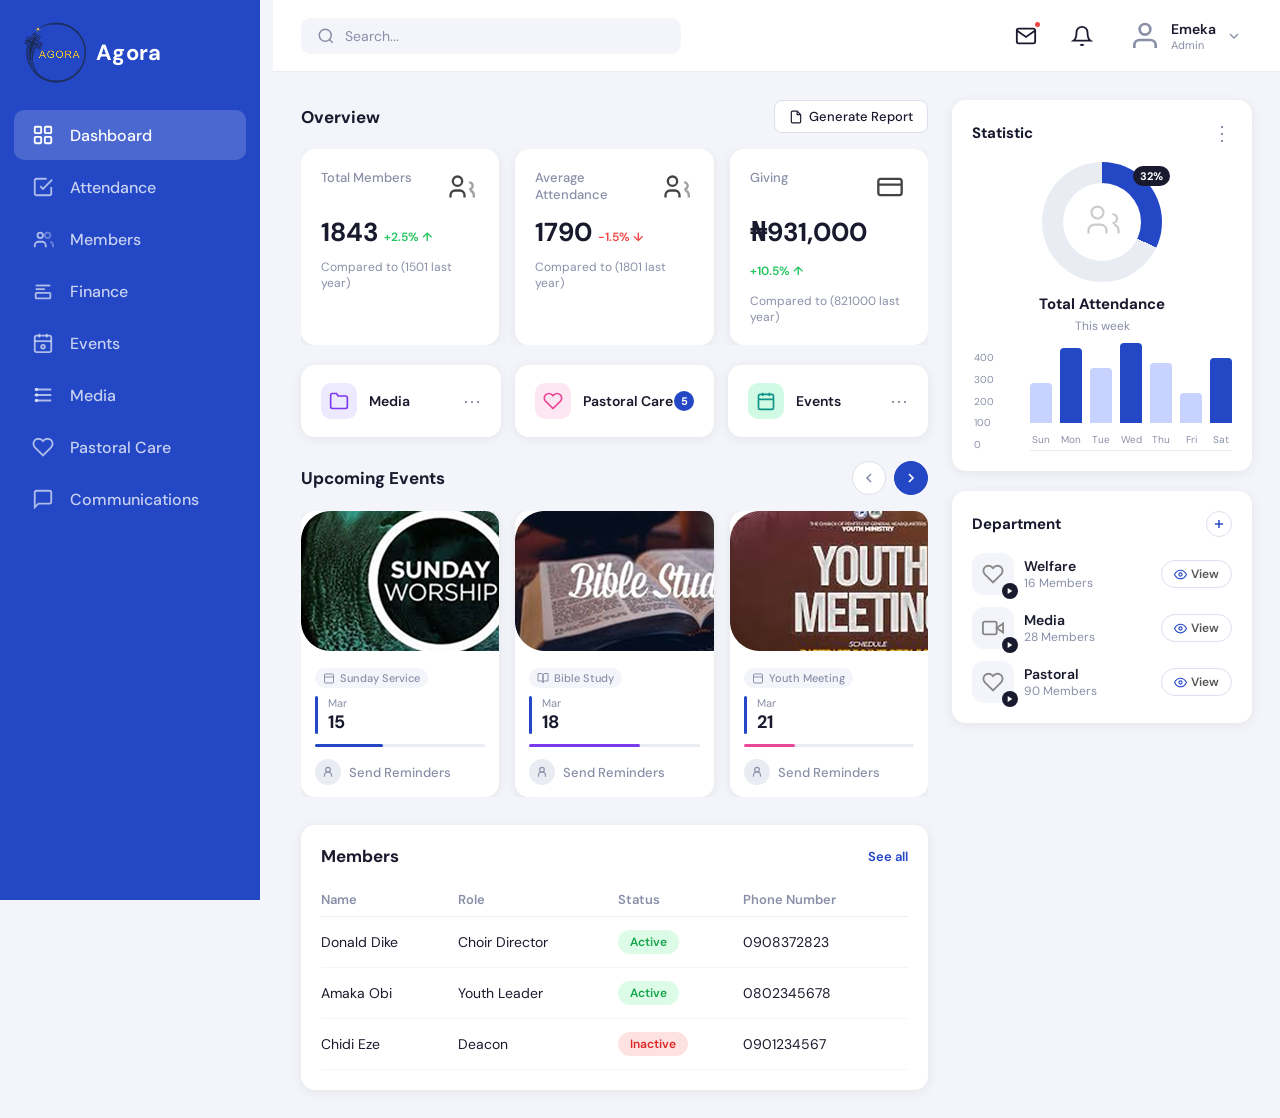
<file: PROJECT/dash.html>
<!DOCTYPE html>

<html lang="en">
<head>
  <meta charset="UTF-8" />
  <meta name="viewport" content="width=device-width, initial-scale=1.0"/>
  <title>Agora Dashboard</title>
  <link href="https://fonts.googleapis.com/css2?family=DM+Sans:wght@400;500;600;700&display=swap" rel="stylesheet"/>
  <link rel="stylesheet" href="./board.css"/>
</head>
<body>

<input type="checkbox" id="menu-toggle"/>



<aside class="sidebar">
  <a href="#" class="sidebar-logo">
    <div class="logo-icon"><img src="logo.png" alt="Agora Logo" class="logo-img"/></div>
    <span class="logo-text">Agora</span>
  </a>

  <nav class="nav">
    <a href="#dashboard" class="active">
     
      <svg viewBox="0 0 24 24" fill="none" stroke="currentColor" stroke-width="2"><rect x="3" y="3" width="7" height="7" rx="1"/><rect x="14" y="3" width="7" height="7" rx="1"/><rect x="3" y="14" width="7" height="7" rx="1"/><rect x="14" y="14" width="7" height="7" rx="1"/></svg>
      Dashboard
    </a>
    <a href="#attendance">
     
      <svg viewBox="0 0 24 24" fill="none" stroke="currentColor" stroke-width="2"><path d="M9 11l3 3L22 4"/><path d="M21 12v7a2 2 0 01-2 2H5a2 2 0 01-2-2V5a2 2 0 012-2h11"/></svg>
      Attendance
    </a>
    <a href="#">
      
      <svg viewBox="0 0 24 24" fill="none" stroke="currentColor" stroke-width="2"><circle cx="9" cy="8" r="3"/><path d="M3 21v-2a4 4 0 014-4h4a4 4 0 014 4v2"/><circle cx="17" cy="8" r="3" opacity=".5"/><path d="M23 21v-2a4 4 0 00-3-3.87" opacity=".5"/></svg>
      Members
    </a>
    <a href="#">
     
      <svg viewBox="0 0 24 24" fill="none" stroke="currentColor" stroke-width="2"><line x1="4" y1="6" x2="20" y2="6"/><line x1="4" y1="10" x2="14" y2="10"/><rect x="4" y="14" width="16" height="6" rx="1"/></svg>
      Finance
    </a>
    <a href="#">
      
      <svg viewBox="0 0 24 24" fill="none" stroke="currentColor" stroke-width="2"><rect x="3" y="4" width="18" height="18" rx="2"/><line x1="16" y1="2" x2="16" y2="6"/><line x1="8" y1="2" x2="8" y2="6"/><line x1="3" y1="10" x2="21" y2="10"/><circle cx="12" cy="16" r="2"/></svg>
      Events
    </a>
    <a href="#">
    
      <svg viewBox="0 0 24 24" fill="none" stroke="currentColor" stroke-width="2"><path d="M3 6h18M3 12h18M3 18h18"/><circle cx="5" cy="6" r="1" fill="currentColor"/><circle cx="5" cy="12" r="1" fill="currentColor"/><circle cx="5" cy="18" r="1" fill="currentColor"/></svg>
      Media
    </a>
    <a href="#">
      
      <svg viewBox="0 0 24 24" fill="none" stroke="currentColor" stroke-width="2"><path d="M20.84 4.61a5.5 5.5 0 00-7.78 0L12 5.67l-1.06-1.06a5.5 5.5 0 00-7.78 7.78l1.06 1.06L12 21.23l7.78-7.78 1.06-1.06a5.5 5.5 0 000-7.78z"/></svg>
      Pastoral Care
    </a>
    <a href="#">
   
      <svg viewBox="0 0 24 24" fill="none" stroke="currentColor" stroke-width="2"><path d="M21 15a2 2 0 01-2 2H7l-4 4V5a2 2 0 012-2h14a2 2 0 012 2z"/></svg>
      Communications
    </a>
  </nav>
</aside>

<div class="overlay"></div>



<div class="main-wrap">


  

  <header class="topbar">
    <label for="menu-toggle" class="menu-label">
      <svg viewBox="0 0 24 24" fill="none" stroke="currentColor" stroke-width="2"><line x1="3" y1="6" x2="21" y2="6"/><line x1="3" y1="12" x2="21" y2="12"/><line x1="3" y1="18" x2="21" y2="18"/></svg>
    </label>


<div class="search-wrap">
  <svg viewBox="0 0 24 24" fill="none" stroke="currentColor" stroke-width="2"><circle cx="11" cy="11" r="8"/><path d="M21 21l-4.35-4.35"/></svg>
  <input type="text" placeholder="Search..."/>
</div>

<div class="topbar-right">
  <a href="#" class="icon-btn">
    <svg viewBox="0 0 24 24" fill="none" stroke="currentColor" stroke-width="2"><path d="M4 4h16c1.1 0 2 .9 2 2v12c0 1.1-.9 2-2 2H4c-1.1 0-2-.9-2-2V6c0-1.1.9-2 2-2z"/><polyline points="22,6 12,13 2,6"/></svg>
    <span class="badge"></span>
  </a>
  <a href="#" class="icon-btn">
    <svg viewBox="0 0 24 24" fill="none" stroke="currentColor" stroke-width="2"><path d="M18 8A6 6 0 006 8c0 7-3 9-3 9h18s-3-2-3-9"/><path d="M13.73 21a2 2 0 01-3.46 0"/></svg>
  </a>
  <a href="#" class="user-info">
    <svg viewBox="0 0 24 24" fill="none" stroke="currentColor" stroke-width="2"><path d="M20 21v-2a4 4 0 00-4-4H8a4 4 0 00-4 4v2"/><circle cx="12" cy="7" r="4"/></svg>
    <div>
      <div class="user-name">Emeka</div>
      <div class="user-role">Admin</div>
    </div>
    <svg class="chevron" viewBox="0 0 24 24" fill="none" stroke="currentColor" stroke-width="2"><polyline points="6 9 12 15 18 9"/></svg>
  </a>
</div>


  </header>

  
<div id="dashboard"> 
  <div class="content">
   
    <div>


  
  <div class="section-header">
    <span class="section-title">Overview</span>
    <a href="#" class="btn-outline">
      <svg width="14" height="14" viewBox="0 0 24 24" fill="none" stroke="currentColor" stroke-width="2"><path d="M14 2H6a2 2 0 00-2 2v16a2 2 0 002 2h12a2 2 0 002-2V8z"/><polyline points="14 2 14 8 20 8"/></svg>
      Generate Report
    </a>
  </div>

  <div class="stat-cards">
    
    <div class="stat-card">
      <div class="stat-card-header">
        <span class="stat-label">Total Members</span>
        <div class="stat-icon">
          <svg viewBox="0 0 24 24" fill="none" stroke="currentColor" stroke-width="2"><circle cx="9" cy="7" r="4"/><path d="M3 21v-2a4 4 0 014-4h4a4 4 0 014 4v2"/><path d="M19 8a3 3 0 010 6M23 21v-2a4 4 0 00-3-3.87" opacity=".5"/></svg>
        </div>
      </div>
      <div class="stat-value">1843 <span class="stat-change up">+2.5% ↑</span></div>
      <div class="stat-compare">Compared to (1501 last year)</div>
    </div>

   
    <div class="stat-card">
      <div class="stat-card-header">
        <span class="stat-label">Average Attendance</span>
        <div class="stat-icon">
          <svg viewBox="0 0 24 24" fill="none" stroke="currentColor" stroke-width="2"><circle cx="9" cy="7" r="4"/><path d="M3 21v-2a4 4 0 014-4h4a4 4 0 014 4v2"/><path d="M19 8a3 3 0 010 6M23 21v-2a4 4 0 00-3-3.87" opacity=".5"/></svg>
        </div>
      </div>
      <div class="stat-value">1790 <span class="stat-change down">-1.5% ↓</span></div>
      <div class="stat-compare">Compared to (1801 last year)</div>
    </div>

  
    <div class="stat-card">
      <div class="stat-card-header">
        <span class="stat-label">Giving</span>
        <div class="stat-icon">
          <svg viewBox="0 0 24 24" fill="none" stroke="currentColor" stroke-width="2"><rect x="2" y="5" width="20" height="14" rx="2"/><line x1="2" y1="10" x2="22" y2="10"/></svg>
        </div>
      </div>
      <div class="stat-value">₦931,000 <span class="stat-change up">+10.5% ↑</span></div>
      <div class="stat-compare">Compared to (821000 last year)</div>
    </div>
  </div>

  
  <div class="quick-links">
    <a href="#" class="quick-card">
      <div class="quick-card-left">
        <div class="quick-icon purple">
          <svg viewBox="0 0 24 24" fill="none" stroke="currentColor" stroke-width="2"><path d="M22 19a2 2 0 01-2 2H4a2 2 0 01-2-2V5a2 2 0 012-2h5l2 3h9a2 2 0 012 2z"/></svg>
        </div>
        <span class="quick-label">Media</span>
      </div>
      <span class="dots-btn">⋯</span>
    </a>
    <a href="#" class="quick-card">
      <div class="quick-card-left">
        <div class="quick-icon pink">
          <svg viewBox="0 0 24 24" fill="none" stroke="currentColor" stroke-width="2"><path d="M20.84 4.61a5.5 5.5 0 00-7.78 0L12 5.67l-1.06-1.06a5.5 5.5 0 00-7.78 7.78l1.06 1.06L12 21.23l7.78-7.78 1.06-1.06a5.5 5.5 0 000-7.78z"/></svg>
        </div>
        <span class="quick-label">Pastoral Care</span>
      </div>
      <span class="quick-badge">5</span>
    </a>
    <a href="#" class="quick-card">
      <div class="quick-card-left">
        <div class="quick-icon teal">
          <svg viewBox="0 0 24 24" fill="none" stroke="currentColor" stroke-width="2"><rect x="3" y="4" width="18" height="18" rx="2"/><line x1="16" y1="2" x2="16" y2="6"/><line x1="8" y1="2" x2="8" y2="6"/><line x1="3" y1="10" x2="21" y2="10"/></svg>
        </div>
        <span class="quick-label">Events</span>
      </div>
      <span class="dots-btn">⋯</span>
    </a>
  </div>


  <div class="events-header">
    <span class="section-title">Upcoming Events</span>
    <div class="nav-btns">
      <a href="#" class="nav-btn">
        <svg viewBox="0 0 24 24" fill="none" stroke="currentColor" stroke-width="2.5"><polyline points="15 18 9 12 15 6"/></svg>
      </a>
      <a href="#" class="nav-btn primary">
        <svg viewBox="0 0 24 24" fill="none" stroke="currentColor" stroke-width="2.5"><polyline points="9 18 15 12 9 6"/></svg>
      </a>
    </div>
  </div>

  <div class="event-cards">
    
    <a href="#" class="event-card">
      <img src="Frame 379.png" alt="Sunday Worship">
      <div class="event-body">
        <div class="event-tag">
          <svg viewBox="0 0 24 24" fill="none" stroke="currentColor" stroke-width="2"><rect x="3" y="4" width="18" height="18" rx="2"/><line x1="3" y1="10" x2="21" y2="10"/></svg>
          Sunday Service
        </div>
        <div class="event-date-bar">
          <div class="event-line"></div>
          <div class="event-date">
            <div class="event-month">Mar</div>
            <div class="event-day">15</div>
          </div>
        </div>
        <div class="event-progress"><div class="event-progress-fill fill-blue"></div></div>
        <div class="remind-btn">
          <div class="remind-avatar"><svg viewBox="0 0 24 24" fill="none" stroke="currentColor" stroke-width="2"><circle cx="12" cy="8" r="4"/><path d="M6 20v-2a6 6 0 0112 0v2"/></svg></div>
          Send Reminders
        </div>
      </div>
    </a>

    
    <a href="#" class="event-card">
      <img src="Frame 388.png" alt="Bible Study">
      <div class="event-body">
        <div class="event-tag">
          <svg viewBox="0 0 24 24" fill="none" stroke="currentColor" stroke-width="2"><path d="M2 3h6a4 4 0 014 4v14a3 3 0 00-3-3H2z"/><path d="M22 3h-6a4 4 0 00-4 4v14a3 3 0 013-3h7z"/></svg>
          Bible Study
        </div>
        <div class="event-date-bar">
          <div class="event-line"></div>
          <div class="event-date">
            <div class="event-month">Mar</div>
            <div class="event-day">18</div>
          </div>
        </div>
        <div class="event-progress"><div class="event-progress-fill fill-purple"></div></div>
        <div class="remind-btn">
          <div class="remind-avatar"><svg viewBox="0 0 24 24" fill="none" stroke="currentColor" stroke-width="2"><circle cx="12" cy="8" r="4"/><path d="M6 20v-2a6 6 0 0112 0v2"/></svg></div>
          Send Reminders
        </div>
      </div>
    </a>

  
    <a href="#" class="event-card">
      <img src="Frame 391.png" alt="Youth Meeting">
      <div class="event-body">
        <div class="event-tag">
          <svg viewBox="0 0 24 24" fill="none" stroke="currentColor" stroke-width="2"><rect x="3" y="4" width="18" height="18" rx="2"/><line x1="3" y1="10" x2="21" y2="10"/></svg>
          Youth Meeting
        </div>
        <div class="event-date-bar">
          <div class="event-line"></div>
          <div class="event-date">
            <div class="event-month">Mar</div>
            <div class="event-day">21</div>
          </div>
        </div>
        <div class="event-progress"><div class="event-progress-fill fill-pink"></div></div>
        <div class="remind-btn">
          <div class="remind-avatar"><svg viewBox="0 0 24 24" fill="none" stroke="currentColor" stroke-width="2"><circle cx="12" cy="8" r="4"/><path d="M6 20v-2a6 6 0 0112 0v2"/></svg></div>
          Send Reminders
        </div>
      </div>
    </a>
  </div>


  <div class="members-section">
    <div class="members-header">
      <span class="section-title">Members</span>
      <a href="#" class="see-all">See all</a>
    </div>
    <table>
      <thead>
        <tr>
          <th>Name</th>
          <th>Role</th>
          <th>Status</th>
          <th>Phone Number</th>
        </tr>
      </thead>
      <tbody>
        <tr>
          <td>Donald Dike</td>
          <td>Choir Director</td>
          <td><span class="status-badge status-active">Active</span></td>
          <td>0908372823</td>
        </tr>
        <tr>
          <td>Amaka Obi</td>
          <td>Youth Leader</td>
          <td><span class="status-badge status-active">Active</span></td>
          <td>0802345678</td>
        </tr>
        <tr>
          <td>Chidi Eze</td>
          <td>Deacon</td>
          <td><span class="status-badge status-inactive">Inactive</span></td>
          <td>0901234567</td>
        </tr>
      </tbody>
    </table>
  </div>
</div>


<div class="right-panel">


  <div class="stat-widget">
    <div class="widget-header">
      <span class="widget-title">Statistic</span>
      <span class="dots-icon">⋮</span>
    </div>

    <div class="donut-wrap">
      <div class="donut">
        <div class="donut-inner">
          <div class="donut-icon">
            <svg viewBox="0 0 24 24" fill="none" stroke="currentColor" stroke-width="1.5"><circle cx="9" cy="7" r="4"/><path d="M3 21v-2a4 4 0 014-4h4a4 4 0 014 4v2"/><path d="M19 8a3 3 0 010 6M23 21v-2a4 4 0 00-3-3.87"/></svg>
          </div>
        </div>
        <span class="donut-pct">32%</span>
      </div>
    </div>

    <div class="attendance-label">
      <strong>Total Attendance</strong>
      <span>This week</span>
    </div>

  
    <div class="bar-chart">
      <div style="position:relative; padding-left: 28px;">
        <div class="y-labels">
          <span class="y-label">400</span>
          <span class="y-label">300</span>
          <span class="y-label">200</span>
          <span class="y-label">100</span>
          <span class="y-label">0</span>
        </div>
        <div class="bar-grid">
          <div class="bar-col">
            <div class="bar" style="height:40px"></div>
            <span class="bar-label">Sun</span>
          </div>
          <div class="bar-col">
            <div class="bar active" style="height:75px"></div>
            <span class="bar-label">Mon</span>
          </div>
          <div class="bar-col">
            <div class="bar" style="height:55px"></div>
            <span class="bar-label">Tue</span>
          </div>
          <div class="bar-col">
            <div class="bar active" style="height:80px"></div>
            <span class="bar-label">Wed</span>
          </div>
          <div class="bar-col">
            <div class="bar" style="height:60px"></div>
            <span class="bar-label">Thu</span>
          </div>
          <div class="bar-col">
            <div class="bar" style="height:30px"></div>
            <span class="bar-label">Fri</span>
          </div>
          <div class="bar-col">
            <div class="bar active" style="height:65px"></div>
            <span class="bar-label">Sat</span>
          </div>
        </div>
      </div>
    </div>
  </div>

 
  <div class="dept-widget">
    <div class="widget-header">
      <span class="widget-title">Department</span>
      <a href="#" class="dept-add">
        <svg viewBox="0 0 24 24" fill="none" stroke="currentColor" stroke-width="2.5"><line x1="12" y1="5" x2="12" y2="19"/><line x1="5" y1="12" x2="19" y2="12"/></svg>
      </a>
    </div>

    <div class="dept-list">
  
      <div class="dept-item">
        <div class="dept-left">
          <div class="dept-icon">
            <svg viewBox="0 0 24 24" fill="none" stroke="currentColor" stroke-width="2"><path d="M20.84 4.61a5.5 5.5 0 00-7.78 0L12 5.67l-1.06-1.06a5.5 5.5 0 00-7.78 7.78l1.06 1.06L12 21.23l7.78-7.78 1.06-1.06a5.5 5.5 0 000-7.78z"/></svg>
            <div class="dept-play">
              <svg viewBox="0 0 24 24" fill="currentColor"><polygon points="5 3 19 12 5 21 5 3"/></svg>
            </div>
          </div>
          <div>
            <div class="dept-name">Welfare</div>
            <div class="dept-count">16 Members</div>
          </div>
        </div>
        <a href="#" class="view-btn">
          <svg viewBox="0 0 24 24" fill="none" stroke="currentColor" stroke-width="2"><path d="M1 12s4-8 11-8 11 8 11 8-4 8-11 8-11-8-11-8z"/><circle cx="12" cy="12" r="3"/></svg>
          View
        </a>
      </div>

    
      <div class="dept-item">
        <div class="dept-left">
          <div class="dept-icon">
            <svg viewBox="0 0 24 24" fill="none" stroke="currentColor" stroke-width="2"><polygon points="23 7 16 12 23 17 23 7"/><rect x="1" y="5" width="15" height="14" rx="2"/></svg>
            <div class="dept-play">
              <svg viewBox="0 0 24 24" fill="currentColor"><polygon points="5 3 19 12 5 21 5 3"/></svg>
            </div>
          </div>
          <div>
            <div class="dept-name">Media</div>
            <div class="dept-count">28 Members</div>
          </div>
        </div>
        <a href="#" class="view-btn">
          <svg viewBox="0 0 24 24" fill="none" stroke="currentColor" stroke-width="2"><path d="M1 12s4-8 11-8 11 8 11 8-4 8-11 8-11-8-11-8z"/><circle cx="12" cy="12" r="3"/></svg>
          View
        </a>
      </div>

     
      <div class="dept-item">
        <div class="dept-left">
          <div class="dept-icon">
            <svg viewBox="0 0 24 24" fill="none" stroke="currentColor" stroke-width="2"><path d="M20.84 4.61a5.5 5.5 0 00-7.78 0L12 5.67l-1.06-1.06a5.5 5.5 0 00-7.78 7.78l1.06 1.06L12 21.23l7.78-7.78 1.06-1.06a5.5 5.5 0 000-7.78z"/></svg>
            <div class="dept-play">
              <svg viewBox="0 0 24 24" fill="currentColor"><polygon points="5 3 19 12 5 21 5 3"/></svg>
            </div>
          </div>
          <div>
            <div class="dept-name">Pastoral</div>
            <div class="dept-count">90 Members</div>
          </div>
        </div>
        <a href="#" class="view-btn">
          <svg viewBox="0 0 24 24" fill="none" stroke="currentColor" stroke-width="2"><path d="M1 12s4-8 11-8 11 8 11 8-4 8-11 8-11-8-11-8z"/><circle cx="12" cy="12" r="3"/></svg>
          View
        </a>
      </div>
    </div>
  </div>

</div>

<div id="attendance">


  <div style="display:flex;align-items:center;justify-content:space-between;margin-bottom:20px;">
    <h2 style="font-size:20px;font-weight:700;">Attendance</h2>
    <div style="display:flex;align-items:center;gap:12px;">
      <div style="display:flex;align-items:center;gap:6px;background:#fff;border:1px solid #E5E7EB;border-radius:8px;padding:7px 14px;font-size:13px;cursor:pointer;">
        This Week ▾
      </div>
      <button style="background:#F76B1C;color:#fff;border:none;border-radius:8px;padding:10px 18px;font-size:13px;font-weight:600;cursor:pointer;">
        + Record Attendance
      </button>
    </div>
  </div>

 
  
  <div style="display:flex;gap:16px;margin-bottom:20px;">

    <div style="background:#fff;border-radius:12px;padding:18px 20px;flex:1;border:1px solid #E5E7EB;">
      <div style="font-size:12px;color:#6B7280;margin-bottom:6px;">Total Attendance</div>
      <div style="font-size:28px;font-weight:700;">820</div>
      <div style="font-size:11px;color:#6B7280;margin-top:4px;"><span style="color:#22C55E;">+5%</span> vs last week</div>
    </div>

    <div style="background:#fff;border-radius:12px;padding:18px 20px;flex:1;border:1px solid #E5E7EB;">
      <div style="font-size:12px;color:#6B7280;margin-bottom:6px;">Average Attendance</div>
      <div style="font-size:28px;font-weight:700;">117</div>
      <div style="font-size:11px;color:#6B7280;margin-top:4px;">Per Activity</div>
    </div>

    <div style="background:#fff;border-radius:12px;padding:18px 20px;flex:1;border:1px solid #E5E7EB;">
      <div style="font-size:12px;color:#6B7280;margin-bottom:6px;">⭐ Top Activity</div>
      <div style="font-size:18px;font-weight:700;">Sunday Service</div>
      <div style="font-size:11px;color:#6B7280;margin-top:4px;">310 Attendees</div>
    </div>

  </div>


  <div style="background:#fff;border-radius:14px;padding:20px;margin-bottom:20px;border:1px solid #E5E7EB;">
    <div style="font-size:15px;font-weight:700;margin-bottom:20px;">Weekly Attendance</div>
    <div style="display:flex;align-items:flex-end;gap:12px;height:160px;padding-bottom:30px;position:relative;border-bottom:1px solid #E5E7EB;">

      <div style="display:flex;flex-direction:column;align-items:center;flex:1;height:100%;justify-content:flex-end;">
        <div style="width:100%;background:#3B5BDB;border-radius:6px 6px 0 0;height:80%;"></div>
        <div style="font-size:11px;color:#9CA3AF;margin-top:8px;">Sun</div>
      </div>
      <div style="display:flex;flex-direction:column;align-items:center;flex:1;height:100%;justify-content:flex-end;">
        <div style="width:100%;background:#E0E7FF;border-radius:6px 6px 0 0;height:30%;"></div>
        <div style="font-size:11px;color:#9CA3AF;margin-top:8px;">Mon</div>
      </div>
      <div style="display:flex;flex-direction:column;align-items:center;flex:1;height:100%;justify-content:flex-end;">
        <div style="width:100%;background:#3B5BDB;border-radius:6px 6px 0 0;height:55%;"></div>
        <div style="font-size:11px;color:#9CA3AF;margin-top:8px;">Tue</div>
      </div>
      <div style="display:flex;flex-direction:column;align-items:center;flex:1;height:100%;justify-content:flex-end;">
        <div style="width:100%;background:#E0E7FF;border-radius:6px 6px 0 0;height:45%;"></div>
        <div style="font-size:11px;color:#9CA3AF;margin-top:8px;">Wed</div>
      </div>
      <div style="display:flex;flex-direction:column;align-items:center;flex:1;height:100%;justify-content:flex-end;">
        <div style="width:100%;background:#3B5BDB;border-radius:6px 6px 0 0;height:68%;"></div>
        <div style="font-size:11px;color:#9CA3AF;margin-top:8px;">Thu</div>
      </div>
      <div style="display:flex;flex-direction:column;align-items:center;flex:1;height:100%;justify-content:flex-end;">
        <div style="width:100%;background:#E0E7FF;border-radius:6px 6px 0 0;height:12%;"></div>
        <div style="font-size:11px;color:#9CA3AF;margin-top:8px;">Fri</div>
      </div>
      <div style="display:flex;flex-direction:column;align-items:center;flex:1;height:100%;justify-content:flex-end;">
        <div style="width:100%;background:#E0E7FF;border-radius:6px 6px 0 0;height:33%;"></div>
        <div style="font-size:11px;color:#9CA3AF;margin-top:8px;">Sat</div>
      </div>

    </div>
  </div>

  
  <div style="background:#fff;border-radius:14px;padding:20px;margin-bottom:20px;border:1px solid #E5E7EB;">
    <div style="font-size:15px;font-weight:700;margin-bottom:18px;">By Activity Type</div>

  
    <div style="margin-bottom:14px;">
      <div style="display:flex;justify-content:space-between;font-size:13px;margin-bottom:5px;">
        <span style="display:flex;align-items:center;gap:8px;font-weight:500;"><span style="width:10px;height:10px;border-radius:50%;background:#1E3A5F;display:inline-block;"></span>Sunday Service</span>
        <span>310/350</span>
      </div>
      <div style="background:#E5E7EB;border-radius:99px;height:7px;"><div style="width:89%;background:#1E3A5F;height:7px;border-radius:99px;"></div></div>
      <div style="font-size:11px;color:#6B7280;margin-top:4px;">89% Attendance Rate</div>
    </div>

    <div style="margin-bottom:14px;">
      <div style="display:flex;justify-content:space-between;font-size:13px;margin-bottom:5px;">
        <span style="display:flex;align-items:center;gap:8px;font-weight:500;"><span style="width:10px;height:10px;border-radius:50%;background:#8B5CF6;display:inline-block;"></span>Workers' Meeting</span>
        <span>120/180</span>
      </div>
      <div style="background:#E5E7EB;border-radius:99px;height:7px;"><div style="width:67%;background:#8B5CF6;height:7px;border-radius:99px;"></div></div>
      <div style="font-size:11px;color:#6B7280;margin-top:4px;">67% Attendance Rate</div>
    </div>

    <div style="margin-bottom:14px;">
      <div style="display:flex;justify-content:space-between;font-size:13px;margin-bottom:5px;">
        <span style="display:flex;align-items:center;gap:8px;font-weight:500;"><span style="width:10px;height:10px;border-radius:50%;background:#22C55E;display:inline-block;"></span>Bible Study</span>
        <span>220/260</span>
      </div>
      <div style="background:#E5E7EB;border-radius:99px;height:7px;"><div style="width:85%;background:#22C55E;height:7px;border-radius:99px;"></div></div>
      <div style="font-size:11px;color:#6B7280;margin-top:4px;">85% Attendance Rate</div>
    </div>

    <div style="margin-bottom:14px;">
      <div style="display:flex;justify-content:space-between;font-size:13px;margin-bottom:5px;">
        <span style="display:flex;align-items:center;gap:8px;font-weight:500;"><span style="width:10px;height:10px;border-radius:50%;background:#F76B1C;display:inline-block;"></span>Youth Program</span>
        <span>270/320</span>
      </div>
      <div style="background:#E5E7EB;border-radius:99px;height:7px;"><div style="width:84%;background:#F76B1C;height:7px;border-radius:99px;"></div></div>
      <div style="font-size:11px;color:#6B7280;margin-top:4px;">84% Attendance Rate</div>
    </div>

    <div style="margin-bottom:14px;">
      <div style="display:flex;justify-content:space-between;font-size:13px;margin-bottom:5px;">
        <span style="display:flex;align-items:center;gap:8px;font-weight:500;"><span style="width:10px;height:10px;border-radius:50%;background:#1E40AF;display:inline-block;"></span>Midweek Service</span>
        <span>130/180</span>
      </div>
      <div style="background:#E5E7EB;border-radius:99px;height:7px;"><div style="width:72%;background:#1E40AF;height:7px;border-radius:99px;"></div></div>
      <div style="font-size:11px;color:#6B7280;margin-top:4px;">72% Attendance Rate</div>
    </div>

    <div style="margin-bottom:4px;">
      <div style="display:flex;justify-content:space-between;font-size:13px;margin-bottom:5px;">
        <span style="display:flex;align-items:center;gap:8px;font-weight:500;"><span style="width:10px;height:10px;border-radius:50%;background:#F59E0B;display:inline-block;"></span>Choir Practice</span>
        <span>150/200</span>
      </div>
      <div style="background:#E5E7EB;border-radius:99px;height:7px;"><div style="width:75%;background:#F59E0B;height:7px;border-radius:99px;"></div></div>
      <div style="font-size:11px;color:#6B7280;margin-top:4px;">75% Attendance Rate</div>
    </div>

  </div>

 
  <div style="background:#fff;border-radius:14px;padding:20px;margin-bottom:20px;border:1px solid #E5E7EB;">
    <div style="font-size:15px;font-weight:700;margin-bottom:16px;">Activity Log</div>
    <table style="width:100%;border-collapse:collapse;">
      <thead>
        <tr>
          <th style="text-align:left;font-size:12px;color:#6B7280;font-weight:600;padding-bottom:10px;border-bottom:1px solid #E5E7EB;">Date</th>
          <th style="text-align:left;font-size:12px;color:#6B7280;font-weight:600;padding-bottom:10px;border-bottom:1px solid #E5E7EB;">Activity</th>
          <th style="text-align:left;font-size:12px;color:#6B7280;font-weight:600;padding-bottom:10px;border-bottom:1px solid #E5E7EB;">Attendance</th>
          <th style="text-align:left;font-size:12px;color:#6B7280;font-weight:600;padding-bottom:10px;border-bottom:1px solid #E5E7EB;">Action</th>
        </tr>
      </thead>
      <tbody>
        <tr>
          <td style="padding:14px 0;font-size:13px;border-bottom:1px solid #F3F4F6;">Sun, Mar 15</td>
          <td style="padding:14px 0;font-size:13px;border-bottom:1px solid #F3F4F6;"><span style="display:flex;align-items:center;gap:8px;"><span style="width:10px;height:10px;border-radius:50%;background:#1E3A5F;display:inline-block;flex-shrink:0;"></span>Sunday Service</span></td>
          <td style="padding:14px 0;border-bottom:1px solid #F3F4F6;"><span style="background:#DCFCE7;color:#16A34A;padding:3px 10px;border-radius:99px;font-size:12px;font-weight:600;">↗ 310</span></td>
          <td style="padding:14px 0;border-bottom:1px solid #F3F4F6;"><button style="background:#F3F4F6;border:none;border-radius:6px;padding:5px 14px;font-size:12px;cursor:pointer;font-weight:500;">View</button></td>
        </tr>
        <tr>
          <td style="padding:14px 0;font-size:13px;border-bottom:1px solid #F3F4F6;">Mon, Mar 16</td>
          <td style="padding:14px 0;font-size:13px;border-bottom:1px solid #F3F4F6;"><span style="display:flex;align-items:center;gap:8px;"><span style="width:10px;height:10px;border-radius:50%;background:#8B5CF6;display:inline-block;flex-shrink:0;"></span>Workers' Meeting</span></td>
          <td style="padding:14px 0;border-bottom:1px solid #F3F4F6;"><span style="background:#FEE2E2;color:#DC2626;padding:3px 10px;border-radius:99px;font-size:12px;font-weight:600;">↘ 120</span></td>
          <td style="padding:14px 0;border-bottom:1px solid #F3F4F6;"><button style="background:#F3F4F6;border:none;border-radius:6px;padding:5px 14px;font-size:12px;cursor:pointer;font-weight:500;">View</button></td>
        </tr>
        <tr>
          <td style="padding:14px 0;font-size:13px;border-bottom:1px solid #F3F4F6;">Tues, Mar 17</td>
          <td style="padding:14px 0;font-size:13px;border-bottom:1px solid #F3F4F6;"><span style="display:flex;align-items:center;gap:8px;"><span style="width:10px;height:10px;border-radius:50%;background:#22C55E;display:inline-block;flex-shrink:0;"></span>Bible Study</span></td>
          <td style="padding:14px 0;border-bottom:1px solid #F3F4F6;"><span style="background:#DCFCE7;color:#16A34A;padding:3px 10px;border-radius:99px;font-size:12px;font-weight:600;">↗ 220</span></td>
          <td style="padding:14px 0;border-bottom:1px solid #F3F4F6;"><button style="background:#F3F4F6;border:none;border-radius:6px;padding:5px 14px;font-size:12px;cursor:pointer;font-weight:500;">View</button></td>
        </tr>
        <tr>
          <td style="padding:14px 0;font-size:13px;border-bottom:1px solid #F3F4F6;">Wed, Mar 18</td>
          <td style="padding:14px 0;font-size:13px;border-bottom:1px solid #F3F4F6;"><span style="display:flex;align-items:center;gap:8px;"><span style="width:10px;height:10px;border-radius:50%;background:#F76B1C;display:inline-block;flex-shrink:0;"></span>Youth Program</span></td>
          <td style="padding:14px 0;border-bottom:1px solid #F3F4F6;"><span style="background:#DCFCE7;color:#16A34A;padding:3px 10px;border-radius:99px;font-size:12px;font-weight:600;">↗ 270</span></td>
          <td style="padding:14px 0;border-bottom:1px solid #F3F4F6;"><button style="background:#F3F4F6;border:none;border-radius:6px;padding:5px 14px;font-size:12px;cursor:pointer;font-weight:500;">View</button></td>
        </tr>
        <tr>
          <td style="padding:14px 0;font-size:13px;">Thurs, Mar 19</td>
          <td style="padding:14px 0;font-size:13px;"><span style="display:flex;align-items:center;gap:8px;"><span style="width:10px;height:10px;border-radius:50%;background:#1E40AF;display:inline-block;flex-shrink:0;"></span>Midweek Service</span></td>
          <td style="padding:14px 0;"><span style="background:#DCFCE7;color:#16A34A;padding:3px 10px;border-radius:99px;font-size:12px;font-weight:600;">↗ 250</span></td>
          <td style="padding:14px 0;"><button style="background:#F3F4F6;border:none;border-radius:6px;padding:5px 14px;font-size:12px;cursor:pointer;font-weight:500;">View</button></td>
        </tr>
      </tbody>
    </table>
  </div>

  <div id="members";>


  <div style="display:flex;align-items:center;justify-content:space-between;margin-bottom:20px;">
    <h2 style="font-size:20px;font-weight:700;">Departments</h2>
    <button style="background:#F76B1C;color:#fff;border:none;border-radius:8px;padding:10px 18px;font-size:13px;font-weight:600;cursor:pointer;">+ Create new department</button>
  </div>


  <div style="display:grid;grid-template-columns:repeat(3,1fr);gap:16px;">

    <div style="background:#fff;border-radius:12px;padding:18px;border:1px solid #E5E7EB;">
      <div style="display:flex;justify-content:space-between;align-items:center;margin-bottom:12px;">
        <span style="font-size:15px;font-weight:700;">Members</span>
        <span style="background:#F3F4F6;padding:6px;border-radius:8px;">👤</span>
      </div>
      <div style="font-size:13px;margin-bottom:4px;"><b>Leader:</b> Monica Nnah</div>
      <div style="font-size:12px;color:#6B7280;margin-bottom:12px;">375 Members</div>
      <button style="background:#F76B1C;color:#fff;border:none;border-radius:6px;padding:5px 16px;font-size:12px;font-weight:600;cursor:pointer;">View</button>
    </div>

    <div style="background:#fff;border-radius:12px;padding:18px;border:1px solid #E5E7EB;">
      <div style="display:flex;justify-content:space-between;align-items:center;margin-bottom:12px;">
        <span style="font-size:15px;font-weight:700;">Pastoral</span>
        <span style="background:#F3F4F6;padding:6px;border-radius:8px;">🤍</span>
      </div>
      <div style="font-size:13px;margin-bottom:4px;"><b>Leader:</b> Paul Njoku</div>
      <div style="font-size:12px;color:#6B7280;margin-bottom:4px;">100 Members</div>
      <div style="font-size:11px;color:#F76B1C;margin-bottom:10px;">3 Units</div>
      <button style="background:#F76B1C;color:#fff;border:none;border-radius:6px;padding:5px 16px;font-size:12px;font-weight:600;cursor:pointer;">View</button>
    </div>

    <div style="background:#fff;border-radius:12px;padding:18px;border:1px solid #E5E7EB;">
      <div style="display:flex;justify-content:space-between;align-items:center;margin-bottom:12px;">
        <span style="font-size:15px;font-weight:700;">Music</span>
        <span style="background:#F3F4F6;padding:6px;border-radius:8px;">🎵</span>
      </div>
      <div style="font-size:13px;margin-bottom:4px;"><b>Leader:</b> Uchenna Obi</div>
      <div style="font-size:12px;color:#6B7280;margin-bottom:4px;">120 Members</div>
      <div style="font-size:11px;color:#F76B1C;margin-bottom:10px;">3 Units</div>
      <button style="background:#F76B1C;color:#fff;border:none;border-radius:6px;padding:5px 16px;font-size:12px;font-weight:600;cursor:pointer;">View</button>
    </div>

    <div style="background:#fff;border-radius:12px;padding:18px;border:1px solid #E5E7EB;">
      <div style="display:flex;justify-content:space-between;align-items:center;margin-bottom:12px;">
        <span style="font-size:15px;font-weight:700;">Protocol</span>
        <span style="background:#F3F4F6;padding:6px;border-radius:8px;">🛡️</span>
      </div>
      <div style="font-size:13px;margin-bottom:4px;"><b>Leader:</b> Christy Molokwu</div>
      <div style="font-size:12px;color:#6B7280;margin-bottom:4px;">130 Members</div>
      <div style="font-size:11px;color:#F76B1C;margin-bottom:10px;">3 Units</div>
      <button style="background:#F76B1C;color:#fff;border:none;border-radius:6px;padding:5px 16px;font-size:12px;font-weight:600;cursor:pointer;">View</button>
    </div>

    <div style="background:#fff;border-radius:12px;padding:18px;border:1px solid #E5E7EB;">
      <div style="display:flex;justify-content:space-between;align-items:center;margin-bottom:12px;">
        <span style="font-size:15px;font-weight:700;">Media</span>
        <span style="background:#F3F4F6;padding:6px;border-radius:8px;">🎙️</span>
      </div>
      <div style="font-size:13px;margin-bottom:4px;"><b>Leader:</b> Samuel Uwa</div>
      <div style="font-size:12px;color:#6B7280;margin-bottom:4px;">74 Members</div>
      <div style="font-size:11px;color:#F76B1C;margin-bottom:10px;">4 Units</div>
      <button style="background:#F76B1C;color:#fff;border:none;border-radius:6px;padding:5px 16px;font-size:12px;font-weight:600;cursor:pointer;">View</button>
    </div>

    <div style="background:#fff;border-radius:12px;padding:18px;border:1px solid #E5E7EB;">
      <div style="display:flex;justify-content:space-between;align-items:center;margin-bottom:12px;">
        <span style="font-size:15px;font-weight:700;">Training</span>
        <span style="background:#F3F4F6;padding:6px;border-radius:8px;">📋</span>
      </div>
      <div style="font-size:13px;margin-bottom:4px;"><b>Leader:</b> Jane Ikeokwu</div>
      <div style="font-size:12px;color:#6B7280;margin-bottom:4px;">43 Members</div>
      <div style="font-size:11px;color:#F76B1C;margin-bottom:10px;">2 Units</div>
      <button style="background:#F76B1C;color:#fff;border:none;border-radius:6px;padding:5px 16px;font-size:12px;font-weight:600;cursor:pointer;">View</button>
    </div>

    <div style="background:#fff;border-radius:12px;padding:18px;border:1px solid #E5E7EB;">
      <div style="display:flex;justify-content:space-between;align-items:center;margin-bottom:12px;">
        <span style="font-size:15px;font-weight:700;">Welfare</span>
        <span style="background:#F3F4F6;padding:6px;border-radius:8px;">🤍</span>
      </div>
      <div style="font-size:13px;margin-bottom:4px;"><b>Leader:</b> Celestina Okeke</div>
      <div style="font-size:12px;color:#6B7280;margin-bottom:4px;">70 Members</div>
      <div style="font-size:11px;color:#F76B1C;margin-bottom:10px;">3 Units</div>
      <button style="background:#F76B1C;color:#fff;border:none;border-radius:6px;padding:5px 16px;font-size:12px;font-weight:600;cursor:pointer;">View</button>
    </div>

    <div style="background:#fff;border-radius:12px;padding:18px;border:1px solid #E5E7EB;">
      <div style="display:flex;justify-content:space-between;align-items:center;margin-bottom:12px;">
        <span style="font-size:15px;font-weight:700;">Evangelism</span>
        <span style="background:#F3F4F6;padding:6px;border-radius:8px;">🔥</span>
      </div>
      <div style="font-size:13px;margin-bottom:4px;"><b>Leader:</b> Philip Ani</div>
      <div style="font-size:12px;color:#6B7280;margin-bottom:4px;">65 Members</div>
      <div style="font-size:11px;color:#F76B1C;margin-bottom:10px;">3 Units</div>
      <button style="background:#F76B1C;color:#fff;border:none;border-radius:6px;padding:5px 16px;font-size:12px;font-weight:600;cursor:pointer;">View</button>
    </div>

    <div style="background:#fff;border-radius:12px;padding:18px;border:1px solid #E5E7EB;">
      <div style="display:flex;justify-content:space-between;align-items:center;margin-bottom:12px;">
        <span style="font-size:15px;font-weight:700;">Finance</span>
        <span style="background:#F3F4F6;padding:6px;border-radius:8px;">🔗</span>
      </div>
      <div style="font-size:13px;margin-bottom:4px;"><b>Leader:</b> Janet Sonye</div>
      <div style="font-size:12px;color:#6B7280;margin-bottom:4px;">27 Members</div>
      <div style="font-size:11px;color:#F76B1C;margin-bottom:10px;">3 Units</div>
      <button style="background:#F76B1C;color:#fff;border:none;border-radius:6px;padding:5px 16px;font-size:12px;font-weight:600;cursor:pointer;">View</button>
    </div>

    <div style="background:#fff;border-radius:12px;padding:18px;border:1px solid #E5E7EB;">
      <div style="display:flex;justify-content:space-between;align-items:center;margin-bottom:12px;">
        <span style="font-size:15px;font-weight:700;">Children & Youth</span>
        <span style="background:#F3F4F6;padding:6px;border-radius:8px;">🛡️</span>
      </div>
      <div style="font-size:13px;margin-bottom:4px;"><b>Leader:</b> Somkene Dikeh</div>
      <div style="font-size:12px;color:#6B7280;margin-bottom:4px;">70 Members</div>
      <div style="font-size:11px;color:#F76B1C;margin-bottom:10px;">3 Units</div>
      <button style="background:#F76B1C;color:#fff;border:none;border-radius:6px;padding:5px 16px;font-size:12px;font-weight:600;cursor:pointer;">View</button>
    </div>

  </div>
</div>


</div>
  </div>
</div>
</div>



</body>
</html>
</file>
<file: argo.css>
@import url("https://fonts.googleapis.com/css2?family=Montserrat:ital,wght@0,100..900;1,100..900&display=swap");

@import url("https://fonts.googleapis.com/css2?family=DM+Sans:ital,opsz,wght@0,9..40,100..1000;1,9..40,100..1000&family=Montserrat:ital,wght@0,100..900;1,100..900&display=swap");

* {
  margin: 0;
  padding: 0;
  box-sizing: border-box;
}

body {
  font-family: "Montserrat", sans-serif;
  overflow-x: hidden;
  scrollbar-width: none; /* Firefox */
  -ms-overflow-style: none;
}

body::-webkit-scrollbar {
  display: none; /* Chrome, Edge, Safari */
}

html {
  scroll-behavior: smooth;
  scrollbar-width: none; /* Firefox */
}

html::-webkit-scrollbar,
body::-webkit-scrollbar {
  width: 0;
  height: 0;
  display: none;
}

.navbar {
  position: fixed;
  top: 0;
  left: 0;
  width: 100%;
  z-index: 1000;
  transition: all 0.4s ease;

  background: transparent;
  backdrop-filter: blur(5px);
}

.nav-inner {
  display: flex;
  justify-content: space-between;
  align-items: center;
  padding: 15px 10px;
  padding-inline: 15px;
  width: 100%;
  max-width: 400px;
  margin: auto;
  margin-top: 10px;
}

.logo {
  display: flex;
  align-items: center;
  gap: 5px;
}

.logo img {
  width: 35px;
  height: 30px;
}
.span-text {
  font-size: 10px;
  font-weight: 600;
}

.nav-links {
  display: none;
  align-items: center;
  gap: 20px;
}

.nav-links {
  position: absolute;
  top: 0px;
  left: 0;
  width: 100%;

  display: flex;
  flex-direction: column;
  align-items: center;

  gap: 25px;

  background: rgba(22, 40, 90, 0.95);
  backdrop-filter: blur(10px);

  padding: 20px 0;

  transform: translateY(-150%);
  opacity: 0;

  pointer-events: none;

  transition: 0.4s ease;
}

.hamburger {
  transition: 0.3s ease;
}

.hamburger.hide {
  opacity: 0;
  pointer-events: none;
  transform: scale(0);
}
.nav-links.active {
  transform: translateY(0);
  opacity: 1;
  pointer-events: auto;
}

.nav-links a {
  text-decoration: none;
  color: white;
  font-weight: 500;
  font-size: 14px;
}

.navbar .get-started {
  padding: 7px 10px;
  font-size: 14px;
  margin-right: 8px;
}

.get-started {
  font-family: "DM Sans", sans-serif;
  background: #f5a300;
  color: #000;
  padding: 8px 12px;
  border-radius: 10px;
  text-decoration: none;
  font-weight: 600;
  display: inline-block;
  font-size: 10px;
}

.hamburger {
  display: flex;
  flex-direction: column;
  gap: 5px;
  cursor: pointer;
}

.hamburger.hide {
  display: none;
}

.nav-links {
  touch-action: none;
}

.nav-links.active {
  overflow-y: auto;
}

.hamburger span {
  width: 25px;
  height: 3px;
  background: white;
  border-radius: 5px;
  transition: 0.3s ease;
}

.get-started:hover.get-started {
  transform: rotateX(5deg) rotateY(5deg) scale(1.1);
}

.navbar.shrink {
  padding: 15px 10px;
  background: linear-gradient(
    135deg,
    rgba(22, 40, 90, 0.85),
    rgba(10, 20, 50, 0.85)
  );
  backdrop-filter: blur(12px);
  border-bottom: 1px solid rgba(255, 255, 255, 0.08);
  box-shadow: 0 8px 30px rgba(0, 0, 0, 0.25);
}

.navbar.hide {
  transform: translateY(-120%);
  opacity: 0;
}

.navbar.hide {
  transform: translateY(-120%);
}

.church-body {
  background:
    linear-gradient(rgba(0, 0, 0, 0.5), rgba(0, 0, 0, 0.5)),
    url("./Landing\ page.png");

  background-size: cover;
  background-position: center;
  background-repeat: no-repeat;
  min-height: 50vh;
  color: white;
  padding-top: 100px;
  width: 100%;
  background-color: #0b1220;
}

.p1 {
  font-weight: 500;
  line-height: 100%;
  letter-spacing: 0%;
  text-align: center;
  font-size: 35px;
}

.p1::after {
  content: "|";
  animation: blink 0.8s infinite;
}
.p2 {
  font-weight: 400;
  line-height: 120%;
  letter-spacing: 0%;
  text-align: center;
  font-size: 12px;
  margin-top: -70px;
  color: gainsboro;
  align-items: center;
}

.text-body .get-started {
  display: inline-block;
  margin-top: 40px;
  margin-bottom: 40px;
}

.text-body {
  text-align: center;
  padding-top: 10px;
}

.nav:hover {
  color: #f0a500;
  transform: rotateX(5deg) rotateY(5deg) scale(1.1);
}

.carousel {
  width: 360px;
  height: 150px;
  overflow: hidden;
  margin: 25% auto;
}

.second-body {
  text-align: center;
  margin-bottom: 50px;
}

.second-header {
  font-weight: 500;
  font-style: Medium;
  font-size: 15px;
  line-height: 100%;
  letter-spacing: 0%;
  text-align: center;
  color: #f0a500;
  margin-top: 70px;
}

.second-special {
  display: grid;
  grid-template-columns: 1fr;
  gap: 20px;
  margin-top: 50px;
  text-align: center;
}

.special {
  background-color: #16285a;
  width: 300px;
  padding: 18px 5px;
  border-radius: 10px;
  transform-style: preserve-3d;
  cursor: pointer;
  transition: transform 0.5s ease;
  box-shadow: 20px 20px 40px rgb(63, 62, 62);
  margin: 0 auto;
}

.special:hover.special {
  transform: rotateX(5deg) rotateY(5deg) scale(1.1);
  box-shadow: 20px 20px 40px rgb(0, 0, 0, 0.5);
}
.img {
  display: flex;
  align-items: center;
}

.img img {
  margin-left: 5px;

  width: 25px;
  height: 25px;
}

.monitor {
  display: flex;
  align-items: center;
  color: #ffffff;
  font-weight: 700;
  font-style: Bold;
  margin-top: 20px;
  margin-left: 10px;
  line-height: 100%;
  letter-spacing: 0%;
  font-size: 12px;
}

.monitor-long {
  display: flex;
  align-items: center;
  color: gainsboro;
  font-weight: 400;
  text-align: left;
  font-size: 10px;
  line-height: 130%;
  letter-spacing: 0%;
  font-style: normal;
  margin-top: 20px;
  margin-left: 10px;
}

.why {
  background-color: #16285a;
  text-align: center;
  padding-inline: 10px;
  padding-bottom: 50px;
}

.why1 {
  color: #f0a500;
  font-weight: 600;
  font-size: 15px;
  line-height: 100%;
  letter-spacing: 0%;
  text-align: center;
  padding-top: 60px;
}

.why2 {
  color: #ffffff;
  font-weight: 500;
  font-size: 18px;
  line-height: 110%;
  letter-spacing: 0%;
  text-align: center;
  margin-top: 30px;
}

.why3 {
  font-weight: 400;
  font-size: 11px;
  line-height: 115%;
  letter-spacing: 0%;
  text-align: center;
  color: gainsboro;
  margin: 30px auto;
  max-width: 300px;
}

.special-why {
  background-color: #091536;
  width: 330px;
  padding: 18px 5px;
  border-radius: 10px;
  margin-bottom: 10px;
  transform-style: preserve-3d;
  cursor: pointer;
  transition: transform 0.5s ease;
  box-shadow: 20px 20px 40px rgb(10, 10, 10);
  margin: 0 auto;
}

.special-why:hover {
  transform: rotateX(5deg) rotateY(5deg) scale(1.1);
  box-shadow: 20px 20px 40px rgb(0, 0, 0, 0.9);
}

.monitor-why {
  display: flex;
  align-items: center;
  color: #f0a500;
  font-weight: 500;
  margin-top: 20px;
  margin-left: 10px;
  line-height: 100%;
  letter-spacing: 0%;
  font-size: 12px;
}

.depart {
  color: #f0a500;
  display: flex;
  align-items: center;
  font-weight: 500;
  margin-top: 5px;
  margin-left: 10px;
  line-height: 100%;
  letter-spacing: 0%;
  font-size: 12px;
}

.how {
  margin: 0 auto 80px auto;
}
.how1 {
  color: #2f55c0;
  font-weight: 500;
  font-size: 18px;
  line-height: 110%;
  letter-spacing: 0%;
  text-align: center;
  margin-top: 30px;
}

.steps {
  position: relative;
  display: grid;
  grid-template-columns: 1fr 1fr 1fr;
  gap: 10px;
  text-align: left;
  padding-top: 80px;
}

.steps-line {
  position: absolute;
  top: 105px;
  left: 23%;
  width: 20%;
  height: 4px;
  background: #d9d9d9;
  z-index: 0;
  border-radius: 10px;
}

.steps-line2 {
  position: absolute;
  top: 105px;
  left: 57%;
  width: 20%;
  height: 4px;
  background: #d9d9d9;
  z-index: 0;
  border-radius: 10px;
}
.step {
  z-index: 1;
  position: relative;
}

.circle {
  width: 50px;
  height: 50px;
  border-radius: 50%;
  background: #16285a;
  color: #ffffff;
  text-align: center;
  padding-top: 10px;
  font-size: 25px;
  font-weight: 600;

  margin: 0 auto 30px auto;
}

.circle.active {
  background: #2f55c0;
}

.circle.highlight {
  background: #f0a500;
}

.step-h3 {
  margin-bottom: 10px;
  font-size: 9px;
  color: #16285a;
  font-weight: 600;
  letter-spacing: 0%;
  line-height: 100%;
  margin: 0 auto 10px 15px;
}

.step p {
  font-size: 6px;
  color: #000000;
  font-weight: 400;
  letter-spacing: 0%;
  margin: 0 auto 0 15px;
}

.what {
  padding-inline: 10px;
}
.what1 {
  color: #2f55c0;
  font-weight: 500;
  font-size: 18px;
  line-height: 100%;
  letter-spacing: 8%;
  text-align: center;
  margin-top: 20px;
}

.carousel2 {
  width: 360px;
  height: 150px;
  overflow: hidden;
  margin: 25% auto;
}

.carousel-track2 {
  display: flex;
  animation: slide2 20s infinite ease-in-out;
}

.carousel-track2:hover {
  animation-play-state: paused;
}

.slide2 {
  min-width: 100%;
  height: 120px;
  object-fit: cover;
}

@keyframes slide2 {
  0% {
    transform: translateX(0%);
  }
  12% {
    transform: translateX(0%);
  }
  16% {
    transform: translateX(-100%);
  }

  28% {
    transform: translateX(-100%);
  }
  32% {
    transform: translateX(-200%);
  }

  44% {
    transform: translateX(-200%);
  }
  48% {
    transform: translateX(-300%);
  }

  60% {
    transform: translateX(-300%);
  }
  64% {
    transform: translateX(-400%);
  }

  76% {
    transform: translateX(-400%);
  }
  80% {
    transform: translateX(-500%);
  }

  92% {
    transform: translateX(-500%);
  }
  100% {
    transform: translateX(0%);
  }
}

.blue {
  margin-top: -6px;
  background: #16285a;
  padding-bottom: 40px;
}

.white {
  background: #ffffff;
  height: 80px;
}

.container-omo {
  padding-inline: 15px;
  display: grid;
  grid-template-columns: 1fr 1fr 1fr;
  margin: 0 auto;
}

.social-fb {
  margin-left: 10px;
  margin-right: 15px;
}

.text1 {
  color: #ffffff;
  font-weight: 500;
  font-style: Medium;
  font-size: 10px;
  line-height: 100%;
  letter-spacing: 4%;
  margin-bottom: 20px;
}

.text2 {
  font-weight: 500;
  font-style: Medium;
  font-size: 10px;
  line-height: 100%;
  letter-spacing: 4%;
  color: #ffffff;
  margin-bottom: 20px;
}

.footer-contact-link {
  text-decoration: none;
  color: #ffffff;
  font-weight: 500;
  font-style: Medium;
  font-size: 7px;

  line-height: 100%;
  letter-spacing: 0%;
}

.contact {
  margin-top: 20px;
}

.us {
  color: #ffffff;
  font-weight: 500;
  font-style: Medium;
  font-size: 9px;
  margin-top: 30px;
  line-height: 100%;
  letter-spacing: 0%;
}

.social img {
  width: 15px;
  height: 15px;
}

.footer-contact-email {
  text-decoration: none;
  color: #ffffff;
  font-weight: 500;
  font-style: Medium;
  font-size: 9px;

  line-height: 100%;
  letter-spacing: 0%;
}

.text-1 {
  font-weight: 600;

  font-size: 10px;
  color: #f0a500;
  line-height: 100%;
  letter-spacing: 4%;
  margin-bottom: 20px;
  margin-left: 48px;
}

.text3 {
  font-weight: 500;
  font-style: Medium;
  font-size: 9px;
  color: #ffffff;
  line-height: 100%;
  letter-spacing: 4%;
  margin-bottom: 30px;
  margin-left: 25px;
  text-decoration: none;
}

.text3:hover {
  color: #f5a300;
}

.text6 {
  font-weight: 500;
  font-style: Medium;
  font-size: 9px;
  color: #ffffff;
  line-height: 100%;
  letter-spacing: 4%;
  margin-top: 30px;
  margin-left: 15px;
  text-decoration: none;
}

.text7 {
  font-weight: 500;
  font-style: Medium;
  font-size: 9px;
  color: #ffffff;
  line-height: 100%;
  letter-spacing: 4%;
  margin-top: 30px;
  margin-left: 15px;
  text-decoration: none;
}

.text7:hover {
  color: #f5a300;
}

.text6:hover {
  color: #f5a300;
}

.footer1 {
  margin-top: 70px;
}

.footer {
  background: #16285a;
}

.copy {
  background-color: #16285a;
  border-top: 1px solid grey;
}

.copyright {
  font-family: Georgia;
  font-weight: 500;
  color: #ffffff;
  font-style: Medium;
  font-size: 9px;
  padding-top: 15px;
  line-height: 100%;
  letter-spacing: 4%;
  padding-bottom: 15px;
  text-align: center;
}

/* LEFT */
.reveal-left {
  opacity: 0;
  transform: translateX(-100px);
  transition: all 0.7s ease;
}

/* RIGHT */

.reveal-right {
  opacity: 0;
  transform: translateX(100px);
  transition: all 0.7s ease;
  transition-delay: 0.2s;
}

/* ACTIVE */
.reveal-left.active,
.reveal-right.active {
  opacity: 1;
  transform: translateX(0);
}

.highlight2 {
  color: #f0a500;
}

@media (min-width: 575px) {
  .how {
    max-width: 540px;
    width: 100%;
    margin-inline: auto;
  }

  .container {
    max-width: 540px;
    width: 100%;
    margin: 0 auto;
  }

  .container-omo {
    max-width: 540px;
    width: 100%;
    margin-inline: auto;
  }

  .church-body {
    margin-inline: auto;
    max-width: 540px;
  }
  .nav-links a {
    font-size: 12px;
  }

  .get-started {
    padding: 8px 10px;
    font-size: 11px;
  }
}

@media (min-width: 768px) {
  .how {
    max-width: 750px;
  }

  .church-body {
    max-width: 820px;
  }
  .container {
    max-width: 750px;
  }
  .container-omo {
    max-width: 750px;
  }

  .navbar {
    padding: 20px 15px;
  }

  .nav-inner {
    max-width: 750px;
    margin: 0 auto;
    padding: 0 20px;
    margin-top: -10px;
  }

  .logo {
    gap: 10px;
  }
  .logo img {
    width: 55px;
    height: 50px;
  }

  .span-text {
    font-size: 15px;
  }

  .nav-links a {
    font-size: 18px;
  }

  .hamburger {
    display: flex;
  }

  .nav-links {
    position: absolute;
    top: 0px;
    left: 0;
    width: 100%;

    display: flex;
    flex-direction: column;
    align-items: center;

    gap: 25px;

    background: rgba(22, 40, 90, 0.95);
    backdrop-filter: blur(10px);

    padding: 30px 0;

    transform: translateY(-150%);
    opacity: 0;

    pointer-events: none;

    transition: 0.4s ease;
  }

  .nav-links.active {
    transform: translateY(0);
    opacity: 1;
    pointer-events: auto;
  }

  .navbar .get-started {
    padding: 10px 15px;
    font-size: 18px;
  }

  .text-body {
    margin-top: -50px;
  }

  .get-started {
    padding: 14px 18px;
    font-size: 15px;
  }

  .p1 {
    font-size: 45px;
  }

  .p2 {
    font-size: 15px;
    margin-top: -250px;
    margin-bottom: 20px;
  }
  .carousel {
    width: 760px;
    height: 300px;
  }

  .second-header {
    font-size: 20px;
  }

  .second-special {
    grid-template-columns: repeat(2, 1fr);
    gap: 20px;
    margin-top: 60px;
  }

  .special {
    width: 360px;
    padding: 20px 8px;
  }

  .img img {
    width: 30px;
    height: 30px;
  }

  .monitor {
    font-size: 15px;
  }

  .monitor-long {
    font-size: 13px;
  }

  .why1 {
    font-size: 20px;
  }

  .why2 {
    font-size: 22px;
  }

  .why3 {
    font-size: 14px;

    max-width: 750px;
  }

  .special-why {
    width: 360px;
    padding: 20px 8px;
  }

  .second-special .special-why:last-child {
    grid-column: 1 / -1;
    justify-self: center;
    margin-top: 15px;
  }

  .monitor-why {
    font-size: 15px;
  }

  .depart {
    font-size: 15px;
  }

  .how {
    margin: 0 auto 80px auto;
  }
  .how1 {
    font-size: 26px;
  }

  .steps {
    grid-template-columns: repeat(3, 1fr);
    gap: 10px;
  }

  .steps-line {
    top: 115px;
    left: 22%;
    width: 22%;
    height: 5px;
  }

  .steps-line2 {
    top: 115px;
    left: 56%;
    width: 22%;
    height: 5px;
  }

  .circle {
    width: 75px;
    height: 75px;

    font-size: 40px;
  }

  .step-h3 {
    font-size: 14px;

    margin: 0 auto 10px 60px;
  }

  .step p {
    font-size: 10px;

    margin: 0 auto 0 60px;
  }

  .what {
    padding-inline: 0px;
  }
  .what1 {
    font-size: 26px;
  }

  .carousel2 {
    width: 760px;
    height: 300px;
  }

  .white {
    height: 50px;
    margin-bottom: 60px;
  }

  .container-omo {
    padding-inline: 0;
  }

  .social-fb {
    margin-left: 25px;
    margin-right: 30px;
  }

  .text1 {
    font-size: 20px;

    letter-spacing: 6%;
  }

  .text2 {
    font-size: 18px;

    letter-spacing: 6%;

    margin-bottom: 20px;
  }

  .footer-contact-link {
    font-size: 12px;

    letter-spacing: 6%;
  }

  .us {
    font-size: 15px;

    letter-spacing: 6%;
  }

  .social img {
    width: 25px;
    height: 25px;
  }

  .footer-contact-email {
    font-size: 15px;

    letter-spacing: 6%;
  }

  .text-1 {
    font-size: 19px;

    letter-spacing: 6%;

    margin-left: 70px;
  }

  .text3 {
    font-size: 15px;

    letter-spacing: 6%;

    margin-left: 40px;
  }

  .text6 {
    font-size: 15px;

    letter-spacing: 6%;

    margin-left: 40px;
  }

  .text7 {
    font-size: 15px;

    letter-spacing: 6%;

    margin-left: 40px;
  }

  .copyright {
    font-size: 14px;

    letter-spacing: 6%;
  }
}
@media (min-width: 1200px) {
  .how {
    max-width: 1300px;

    margin: 0 auto;
    padding: 0 20px;
  }

  .church-body {
    max-width: 1400px;
  }
  .container {
    max-width: 1300px;

    margin: 0 auto;
    padding-inline: 20px;
    padding: 0 20px;
  }

  .container-omo {
    max-width: 1300px;

    margin: 0 auto;
    padding: 0 20px;
  }

  .navbar {
    padding: 25px 15px;

    text-align: center;
  }

  .nav-inner {
    max-width: 1300px;
    margin: 0 auto;
    padding: 0 20px;
  }

  .logo {
    gap: 10px;
  }
  .logo img {
    width: 55px;
    height: 50px;
  }

  .span-text {
    font-size: 22px;
  }

  .nav-links {
    gap: 100px;
  }

  .hamburger {
    display: none;
  }

  .nav-links {
    position: static;
    flex-direction: row;
    background: transparent;
    padding: 0;
    opacity: 1;
    transform: none;
    pointer-events: auto;
    gap: 100px;
    margin-left: 24%;
  }
  .nav-links a {
    font-size: 20px;
  }

  .navbar .get-started {
    padding: 15px 25px;
    font-size: 18px;
  }

  .get-started {
    padding: 18px 26px;
    font-size: 22px;
  }
  .text-body {
    margin-top: -190px;
  }
  .p1 {
    font-size: 65px;
  }

  .p2 {
    font-size: 22px;
    margin-top: -40%;
  }
  .carousel {
    width: 1230px;
    height: 500px;
  }

  .second-header {
    font-size: 30px;
  }

  .second-special {
    grid-template-columns: repeat(3, 1fr);
    gap: 20px;
    margin-top: 60px;
  }

  .special {
    width: 380px;
    padding: 25px 16px;
  }

  .img img {
    width: 40px;
    height: 40px;
  }

  .monitor {
    font-size: 20px;
  }

  .monitor-long {
    font-size: 15px;
  }

  .why1 {
    font-size: 30px;
  }

  .why2 {
    font-size: 27px;
  }

  .why3 {
    font-size: 18px;

    max-width: none;
  }

  .special-why {
    width: 360px;
    padding: 20px 8px;
  }

  .second-special .special-why:last-child {
    grid-column: auto;
    justify-self: stretch;
    margin-top: 0;
  }

  .monitor-why {
    font-size: 18px;
  }

  .depart {
    font-size: 18px;
  }

  .how1 {
    font-size: 33px;
  }

  .steps-line {
    top: 125px;
    left: 20.5%;
    width: 25.5%;
    height: 6px;
  }

  .steps-line2 {
    top: 125px;
    left: 54%;
    width: 25.5%;
    height: 6px;
  }

  .circle {
    width: 90px;
    height: 90px;

    font-size: 60px;
  }

  .step-h3 {
    font-size: 18px;

    margin: 0 auto 10px 120px;
  }

  .step p {
    font-size: 14px;

    margin: 0 auto 0 120px;
  }

  .what1 {
    font-size: 35px;
  }

  .carousel2 {
    width: 1230px;
    height: 500px;
  }

  .slide2 {
    height: 400px;
  }

  .container-omo {
    padding-inline: 30px;
  }

  .social-fb {
    margin-left: 40px;
    margin-right: 55px;
  }

  .text1 {
    font-size: 26px;

    letter-spacing: 8%;
  }

  .text2 {
    font-size: 23px;

    letter-spacing: 8%;
  }

  .footer-contact-link {
    font-size: 18px;

    letter-spacing: 8%;
  }

  .us {
    font-size: 20px;

    letter-spacing: 8%;
  }

  .social img {
    width: 40px;
    height: 40px;
  }

  .footer-contact-email {
    font-size: 20px;

    letter-spacing: 8%;
  }

  .text-1 {
    font-size: 25px;

    letter-spacing: 8%;

    margin-left: 100px;
  }

  .text3 {
    font-size: 20px;

    letter-spacing: 8%;

    margin-left: 60px;
  }

  .text6 {
    font-size: 20px;

    letter-spacing: 8%;

    margin-left: 60px;
  }

  .text7 {
    font-size: 20px;

    letter-spacing: 8%;

    margin-left: 60px;
  }

  .copyright {
    font-size: 20px;

    letter-spacing: 8%;
  }
}
</file>
<file: createpassword.css>
* {
  margin: 0;
  padding: 0;
  box-sizing: border-box;
  font-family: Arial, sans-serif;
}

body {
  background: #f4f4f4;
  min-height: 100vh;
  display: flex;
  justify-content: center;
  align-items: center;
}


.container {
  width: 95%;
  max-width: 1200px;
  min-height: 90vh;
  display: flex;
  background: #fff;
  border-radius: 18px;
  overflow: hidden;
  padding: 20px;
}


.left-panel {
  width: 42%;
  padding: 20px 30px;
  display: flex;
  flex-direction: column;
  justify-content: center;
}

.logo-box {
  display: flex;
  align-items: center;
  gap: 10px;
  margin-bottom: 45px;
}

.logo-box img {
  width: 45px;
  height: 45px;
  border-radius: 50%;
}

.logo-box h2 {
  color: #1c2c6b;
  font-size: 20px;
}

.welcome-text h1 {
  color: #1c2c6b;
  font-size: 32px;
  margin-bottom: 40px;
  margin-top: -30px;
}


.signup-form {
  display: flex;
  flex-direction: column;
}

.signup-form label {
  font-size: 14px;
  margin-bottom: 8px;
  color: #333;
}

.signup-form input {
  padding: 14px;
  border: 1.5px solid #e6a606;
  border-radius: 8px;
  margin-bottom: 18px;
  outline: none;
}

.continue-btn {
  display: block;
  text-align: center;
  background: #cf9409;
  color: white;
  padding: 14px;
  border-radius: 8px;
  margin-top: 10px;
  border: none;
  cursor: pointer;
}


.right-panel {
  width: 58%;
  display: flex;
  justify-content: center;
  align-items: center;
}

.right-panel img {
  width: 95%;
  height: 92%;
  object-fit: cover;
  border-radius: 28px;
}


@media (max-width: 900px) {
  .container {
    flex-direction: column;
    height: auto;
  }

  .left-panel,
  .right-panel {
    width: 100%;
  }

  .right-panel {
    margin-top: 20px;
  }

  .welcome-text h1 {
    font-size: 26px;
  }
}
</file>
<file: forgetpassword.css>
* {
  margin: 0;
  padding: 0;
  box-sizing: border-box;
  font-family: Arial, sans-serif;
}

body {
  background: #f4f4f4;
  min-height: 100vh;
  display: flex;
  justify-content: center;
  align-items: center;
}


.container {
  width: 95%;
  max-width: 1200px;
  min-height: 90vh;
  display: flex;
  background: #fff;
  border-radius: 18px;
  overflow: hidden;
  padding: 20px;
}

.left-panel {
  width: 42%;
  padding: 20px 30px;
  display: flex;
  flex-direction: column;
  justify-content: center;
}

.logo-box {
  display: flex;
  align-items: center;
  gap: 10px;
  margin-bottom: 60px;
}

.logo-box img {
  width: 45px;
  height: 45px;
  border-radius: 50%;
}

.logo-box h2 {
  color: #1c2c6b;
  font-size: 20px;
}

.welcome-text h1 {
  color: #1c2c6b;
  font-size: 34px;
  margin-bottom: 10px;
}

.welcome-text p {
  color: #666;
  font-size: 15px;
  margin-bottom: 35px;
}


.login-form {
  display: flex;
  flex-direction: column;
}

.login-form label {
  font-size: 14px;
  margin-bottom: 8px;
  color: #333;
}

.login-form input {
  padding: 14px;
  border: 1.5px solid #f4c95d;
  border-radius: 8px;
  margin-bottom: 20px;
  outline: none;
}

.login-form button {
  background: #f1ac09;
  color: white;
  border: none;
  padding: 14px;
  border-radius: 8px;
  cursor: pointer;
  font-size: 15px;
  text-align: center;
 
}


.right-panel {
  width: 58%;
  display: flex;
  justify-content: center;
  align-items: center;
}

.right-panel img {
  width: 95%;
  height: 92%;
  object-fit: cover;
  border-radius: 28px;
}

@media (max-width: 1024px) {
  .container {
    flex-direction: column;
    height: auto;
  }

  .left-panel,
  .right-panel {
    width: 100%;
  }

  .right-panel {
    margin-top: 20px;
  }

  .welcome-text h1 {
    font-size: 28px;
  }
}
</file>
<file: verfied.css>
* {
  margin: 0;
  padding: 0;
  box-sizing: border-box;
  font-family: Arial, sans-serif;
}

body {
  background: #f4f4f4;
  min-height: 100vh;
  display: flex;
  justify-content: center;
  align-items: center;
}


.container {
  width: 95%;
  max-width: 1200px;
  min-height: 90vh;
  display: flex;
  background: #fff;
  border-radius: 18px;
  overflow: hidden;
  padding: 20px;
}


.left-panel {
  width: 42%;
  display: flex;
  flex-direction: column;
  padding: 25px 35px;
}

.logo-box {
  display: flex;
  align-items: center;
  gap: 12px;
  margin-bottom: 40px;
}

.logo-box img {
  width: 48px;
  height: 48px;
  border-radius: 50%;
  object-fit: cover;
}

.logo-box h2 {
  color: #1c2c6b;
  font-size: 20px;
}


.verified-content {
  flex: 1;
  display: flex;
  flex-direction: column;
  align-items: center;
  justify-content: center;
}

.verified-content h1 {
  font-size: 30px;
  color: #333;
  margin-bottom: 35px;
  text-align: center;
}



.next-btn {
  width: 65%;
  text-align: center;
  background: #e4a615;
  color: white;
  text-decoration: none;
  padding: 14px;
  border-radius: 8px;
  font-size: 15px;
}


.right-panel {
  width: 58%;
  display: flex;
  justify-content: center;
  align-items: center;
}

.right-panel img {
  width: 95%;
  height: 92%;
  object-fit: cover;
  border-radius: 28px;
}


@media (max-width: 900px) {
  .container {
    flex-direction: column;
  }

  .left-panel,
  .right-panel {
    width: 100%;
  }

  .right-panel {
    margin-top: 20px;
  }

  .verified-content h1 {
    font-size: 24px;
  }

  .next-btn {
    width: 100%;
  }
}
</file>
<file: verfy2.css>
* {
  margin: 0;
  padding: 0;
  box-sizing: border-box;
  font-family: Arial, sans-serif;
}

body {
  background: #f4f4f4;
  min-height: 100vh;
  display: flex;
  justify-content: center;
  align-items: center;
}


.container {
  width: 95%;
  max-width: 1200px;
  min-height: 90vh;
  display: flex;
  background: #fff;
  border-radius: 18px;
  overflow: hidden;
  padding: 20px;
}


.left-panel {
  width: 42%;
  padding: 25px 35px;
  display: flex;
  flex-direction: column;
  justify-content: center;
}

.logo-box {
  display: flex;
  align-items: center;
  gap: 10px;
  margin-bottom: 50px;
}

.logo-box img {
  width: 45px;
  height: 45px;
  border-radius: 50%;
}

.logo-box h2 {
  color: #1c2c6b;
  font-size: 20px;
}

.verify-text h1 {
  color: #1c2c6b;
  font-size: 32px;
  margin-bottom: 8px;
}

.verify-text p {
  color: #666;
  font-size: 15px;
  margin-bottom: 35px;
}


.code-section label {
  display: block;
  margin-bottom: 12px;
  font-size: 14px;
  color: #333;
}

.code-boxes {
  display: flex;
  gap: 65px;
  margin-bottom: 30px;
}

.code-boxes input {
  width: 55px;
  height: 55px;
  text-align: center;
  font-size: 20px;
  border: 1.5px solid #f4c95d;
  border-radius: 10px;
  outline: none;
}


.verify-btn {
  display: block;
  text-align: center;
  background: #d4990e;
  color: white;
  text-decoration: none;
  padding: 14px;
  border-radius: 8px;
  font-size: 15px;
  border: none;
  cursor: pointer;
}


.right-panel {
  width: 58%;
  display: flex;
  justify-content: center;
  align-items: center;
}

.right-panel img {
  width: 95%;
  height: 92%;
  object-fit: cover;
  border-radius: 28px;
}


@media (max-width: 900px) {
  .container {
    flex-direction: column;
    height: auto;
  }

  .left-panel,
  .right-panel {
    width: 100%;
  }

  .right-panel {
    margin-top: 20px;
  }

  .verify-text h1 {
    font-size: 26px;
  }

  .code-boxes {
    justify-content: center;
    gap: 20px;
  }
}
</file>
<file: verify.css>
* {
  margin: 0;
  padding: 0;
  box-sizing: border-box;
  font-family: Arial, sans-serif;
}

body {
  background: #f4f4f4;
  min-height: 100vh;
  display: flex;
  justify-content: center;
  align-items: center;
}


.container {
  width: 95%;
  max-width: 1200px;
  min-height: 90vh;
  display: flex;
  background: #fff;
  border-radius: 18px;
  overflow: hidden;
  padding: 20px;
}


.left-panel {
  width: 42%;
  padding: 25px 35px;
  display: flex;
  flex-direction: column;
  justify-content: center;
}

.logo-box {
  display: flex;
  align-items: center;
  gap: 10px;
  margin-bottom: 50px;
}

.logo-box img {
  width: 45px;
  height: 45px;
  border-radius: 50%;
}

.logo-box h2 {
  color: #1c2c6b;
  font-size: 20px;
}

.verify-text h1 {
  color: #1c2c6b;
  font-size: 32px;
  margin-bottom: 8px;
}

.verify-text p {
  color: #666;
  font-size: 15px;
  margin-bottom: 35px;
}


.code-section label {
  display: block;
  margin-bottom: 12px;
  font-size: 14px;
  color: #333;
}

.code-boxes {
  display: flex;
  gap: 65px;
  margin-bottom: 30px;
}

.code-boxes input {
  width: 55px;
  height: 55px;
  text-align: center;
  font-size: 20px;
  border: 1.5px solid #f4c95d;
  border-radius: 10px;
  outline: none;
}


.verify-btn {
  display: block;
  text-align: center;
  background: #d4990e;
  color: white;
  text-decoration: none;
  padding: 14px;
  border-radius: 8px;
  font-size: 15px;
  border: none;
  cursor: pointer;
}


.right-panel {
  width: 58%;
  display: flex;
  justify-content: center;
  align-items: center;
}

.right-panel img {
  width: 95%;
  height: 92%;
  object-fit: cover;
  border-radius: 28px;
}


@media (max-width: 900px) {
  .container {
    flex-direction: column;
    height: auto;
  }

  .left-panel,
  .right-panel {
    width: 100%;
  }

  .right-panel {
    margin-top: 20px;
  }

  .verify-text h1 {
    font-size: 26px;
  }

  .code-boxes {
    justify-content: center;
    gap: 20px;
  }
}
</file>
<file: PROJECT/board.css>
*, *::before, *::after { box-sizing: border-box; margin: 0; padding: 0; }


:root {
  --blue: #2347C5;
  --blue-dark: #1a38a8;
  --blue-hover: #1e3fad;
  --sidebar-w: 260px;
  --header-h: 72px;
  --radius: 14px;
  --shadow: 0 2px 12px rgba(0,0,0,0.07);
  --text: #1a1a2e;
  --muted: #8a8fa8;
  --bg: #f4f5fb;
  --white: #ffffff;
  --green: #22c55e;
  --red: #ef4444;
  --purple-light: #ede9fe;
  --teal-light: #d1fae5;
}

body {
  font-family: 'DM Sans', sans-serif;
  background: var(--bg);
  color: var(--text);
  display: flex;
  min-height: 100vh;
}

/* ── SIDEBAR ── */
.sidebar {
  width: var(--sidebar-w);
  background: var(--blue);
  min-height: 100vh;
  position: fixed;
  top: 0; left: 0;
  display: flex;
  flex-direction: column;
  z-index: 100;
  padding-bottom: 24px;
}

.sidebar-logo {
  display: flex;
  align-items: center;
  gap: 12px;
  padding: 22px 24px 28px;
  text-decoration: none;
}

.logo-icon {
  width: 60px; height: 60px;
  display: flex; align-items: center; justify-content: center;
  font-size: 11px;
  font-weight: 700;
  letter-spacing: 0.5px;
}

.logo-text {
  color: white;
  font-size: 22px;
  font-weight: 700;
  letter-spacing: 0.3px;
}

.nav { display: flex; flex-direction: column; gap: 2px; padding: 0 14px; flex: 1; }

.nav a {
  display: flex;
  align-items: center;
  gap: 16px;
  padding: 14px 18px;
  border-radius: 10px;
  color: rgba(255,255,255,0.75);
  text-decoration: none;
  font-size: 16px;
  font-weight: 500;
  transition: background 0.18s, color 0.18s;
}

.nav a:hover, .nav a.active {
  background: rgba(255,255,255,0.18);
  color: #ffffff;
}

.nav a svg { width: 22px; height: 22px; flex-shrink: 0; opacity: 0.85; }
.nav a:hover svg, .nav a.active svg { opacity: 1; }

/* ── MAIN LAYOUT ── */
.main-wrap {
  margin-left: var(--sidebar-w);
  flex: 1;
  display: flex;
  flex-direction: column;
  min-height: 100vh;
}

/* ── TOPBAR ── */
.topbar {
  height: var(--header-h);
  background: var(--white);
  display: flex;
  align-items: center;
  padding: 0 28px;
  gap: 16px;
  border-bottom: 1px solid #eaecf4;
  position: sticky; top: 0; z-index: 50;
}

.search-wrap {
  flex: 1;
  max-width: 380px;
  display: flex;
  align-items: center;
  gap: 10px;
  background: #f4f5fb;
  border-radius: 10px;
  padding: 9px 16px;
}

.search-wrap svg { color: var(--muted); width: 18px; height: 18px; flex-shrink: 0; }
.search-wrap input {
  border: none; background: transparent;
  font-family: inherit; font-size: 14px;
  color: var(--text); outline: none; width: 100%;
}
.search-wrap input::placeholder { color: var(--muted); }

.topbar-right {
  margin-left: auto;
  display: flex; align-items: center; gap: 18px;
}

.icon-btn {
  position: relative;
  width: 38px; height: 38px;
  border-radius: 50%;
  display: flex; align-items: center; justify-content: center;
  color: var(--text);
  cursor: pointer;
  text-decoration: none;
  transition: background 0.15s;
}
.icon-btn:hover { background: #f0f1f8; }
.icon-btn svg { width: 22px; height: 22px; }

.badge {
  position: absolute; top: 3px; right: 3px;
  width: 9px; height: 9px;
  background: #ef4444; border-radius: 50%;
  border: 2px solid white;
}

.user-info {
  display: flex; align-items: center; gap: 10px;
  cursor: pointer; text-decoration: none;
  padding: 6px 10px; border-radius: 10px;
  transition: background 0.15s;
}
.user-info:hover { background: #f0f1f8; }
.user-info svg { width: 32px; height: 32px; color: var(--muted); }
.user-name { font-size: 14px; font-weight: 600; color: var(--text); }
.user-role { font-size: 11px; color: var(--muted); }
.chevron { width: 16px !important; height: 16px !important; color: var(--muted); }

/* ── CONTENT ── */
.content {
  padding: 28px;
  display: grid;
  grid-template-columns: 1fr 300px;
  gap: 24px;
}

/* ── SECTION HEADER ── */
.section-header {
  display: flex; align-items: center;
  justify-content: space-between;
  margin-bottom: 16px;
}

.section-title { font-size: 17px; font-weight: 700; }

.btn-outline {
  display: flex; align-items: center; gap: 6px;
  padding: 7px 14px;
  border: 1px solid #dde0ec;
  border-radius: 8px;
  font-family: inherit; font-size: 13px;
  font-weight: 500; color: var(--text);
  cursor: pointer; background: white;
  text-decoration: none;
  transition: background 0.15s;
}
.btn-outline:hover { background: #f4f5fb; }

/* ── STAT CARDS ── */
.stat-cards {
  display: grid;
  grid-template-columns: repeat(3, 1fr);
  gap: 16px;
  margin-bottom: 20px;
}

.stat-card {
  background: var(--white);
  border-radius: var(--radius);
  padding: 20px;
  box-shadow: var(--shadow);
  
}

.stat-card-header {
  display: flex; justify-content: space-between;
  align-items: flex-start;
  margin-bottom: 10px;
}

.stat-label { font-size: 13px; color: var(--muted); font-weight: 500; }

.stat-icon {
  width: 36px; height: 36px;
  display: flex; align-items: center; justify-content: center;
}
.stat-icon svg { width: 28px; height: 28px; color: #444; }

.stat-value { font-size: 26px; font-weight: 700; margin-bottom: 4px; }

.stat-change {
  font-size: 12px; font-weight: 600;
  display: inline-flex; align-items: center; gap: 3px;
}
.stat-change.up { color: var(--green); }
.stat-change.down { color: var(--red); }

.stat-compare { font-size: 12px; color: var(--muted); margin-top: 10px; }

/* ── QUICK LINKS ── */
.quick-links {
  display: grid;
  grid-template-columns: repeat(3, 1fr);
  gap: 14px;
  margin-bottom: 24px;
}

.quick-card {
  background: var(--white);
  border-radius: var(--radius);
  padding: 18px 20px;
  box-shadow: var(--shadow);
  display: flex; align-items: center;
  justify-content: space-between;
  text-decoration: none;
  color: var(--text);
  transition: box-shadow 0.18s, transform 0.15s;
}
.quick-card:hover { box-shadow: 0 4px 20px rgba(0,0,0,0.12); transform: translateY(-2px); }

.quick-card-left { display: flex; align-items: center; gap: 12px; }

.quick-icon {
  width: 36px; height: 36px; border-radius: 10px;
  display: flex; align-items: center; justify-content: center;
}
.quick-icon svg { width: 20px; height: 20px; }
.quick-icon.purple { background: var(--purple-light); color: #7c3aed; }
.quick-icon.pink { background: #fce7f3; color: #ec4899; }
.quick-icon.teal { background: var(--teal-light); color: #0d9488; }

.quick-label { font-size: 14px; font-weight: 600; }

.quick-badge {
  background: var(--blue);
  color: white;
  font-size: 11px; font-weight: 700;
  width: 20px; height: 20px;
  border-radius: 50%;
  display: flex; align-items: center; justify-content: center;
}

.dots-btn { color: var(--muted); font-size: 18px; cursor: pointer; }

/* ── UPCOMING EVENTS ── */
.events-header {
  display: flex; align-items: center;
  justify-content: space-between;
  margin-bottom: 16px;
}

.nav-btns { display: flex; gap: 8px; }
.nav-btn {
  width: 34px; height: 34px; border-radius: 50%;
  display: flex; align-items: center; justify-content: center;
  cursor: pointer; border: 1px solid #dde0ec;
  background: white; color: var(--muted);
  text-decoration: none; transition: background 0.15s;
}
.nav-btn:hover { background: #f0f1f8; }
.nav-btn.primary { background: var(--blue); border-color: var(--blue); color: white; }
.nav-btn.primary:hover { background: var(--blue-dark); }
.nav-btn svg { width: 16px; height: 16px; }

.event-cards {
  display: grid;
  grid-template-columns: repeat(3, 1fr);
  gap: 16px;
  margin-bottom: 28px;
}

.event-card {
  background: var(--white);
  border-radius: var(--radius);
  overflow: hidden;
  box-shadow: var(--shadow);
  text-decoration: none;
  color: var(--text);
  transition: box-shadow 0.18s, transform 0.15s;
  display: block;
}
.event-card:hover { box-shadow: 0 6px 24px rgba(0,0,0,0.13); transform: translateY(-2px); }

.event-img {
  width: 100%; height: 130px;
  object-fit: cover;
  display: block;
  background: #1a3a3a;
}

.event-img-placeholder {
  width: 100%; height: 130px;
  display: flex; align-items: center; justify-content: center;
  font-size: 13px; font-weight: 700;
  letter-spacing: 1px; color: white;
  text-align: center; line-height: 1.3;
}

.img-sunday { background: linear-gradient(135deg, #0d4a3a, #1a6b50); }
.img-bible { background: linear-gradient(135deg, #4a3010, #7a5020); }
.img-youth { background: linear-gradient(135deg, #5a1010, #8a2020); }

.event-body { padding: 12px 14px; }

.event-tag {
  display: inline-flex; align-items: center; gap: 5px;
  font-size: 11px; font-weight: 500; color: var(--muted);
  background: #f4f5fb; padding: 3px 8px;
  border-radius: 20px; margin-bottom: 8px;
}
.event-tag svg { width: 12px; height: 12px; }

.event-date-bar {
  display: flex; align-items: stretch;
  gap: 10px; margin-bottom: 10px;
}
.event-line { width: 3px; background: var(--blue); border-radius: 2px; }
.event-date { font-size: 13px; }
.event-month { color: var(--muted); font-size: 11px; }
.event-day { font-weight: 700; font-size: 18px; }

.event-progress {
  height: 3px; border-radius: 2px;
  background: #eaecf4; margin-bottom: 12px;
}
.event-progress-fill { height: 100%; border-radius: 2px; }
.fill-blue { background: var(--blue); width: 40%; }
.fill-purple { background: #7c3aed; width: 65%; }
.fill-pink { background: #ec4899; width: 30%; }

.remind-btn {
  display: flex; align-items: center; gap: 8px;
  font-size: 13px; color: var(--muted); font-weight: 500;
  cursor: pointer; text-decoration: none;
}
.remind-avatar {
  width: 26px; height: 26px; border-radius: 50%;
  background: #eaecf4; display: flex; align-items: center; justify-content: center;
}
.remind-avatar svg { width: 14px; height: 14px; color: var(--muted); }

/* ── MEMBERS TABLE ── */
.members-section { background: var(--white); border-radius: var(--radius); padding: 20px; box-shadow: var(--shadow); }

.members-header {
  display: flex; align-items: center;
  justify-content: space-between; margin-bottom: 16px;
}

.see-all { font-size: 13px; color: var(--blue); font-weight: 600; text-decoration: none; }
.see-all:hover { text-decoration: underline; }

table { width: 100%; border-collapse: collapse; }
th { font-size: 13px; font-weight: 600; color: var(--muted); text-align: left; padding: 8px 0; border-bottom: 1px solid #eaecf4; }
td { font-size: 14px; padding: 13px 0; border-bottom: 1px solid #f4f5fb; }

.status-badge {
  display: inline-block;
  padding: 4px 12px; border-radius: 20px;
  font-size: 12px; font-weight: 600;
}
.status-active { background: #dcfce7; color: #16a34a; }
.status-inactive { background: #fee2e2; color: #dc2626; }

/* ── RIGHT PANEL ── */
.right-panel { display: flex; flex-direction: column; gap: 20px; }

/* Statistic card */
.stat-widget {
  background: var(--white); border-radius: var(--radius);
  padding: 20px; box-shadow: var(--shadow);
}

.widget-header {
  display: flex; align-items: center;
  justify-content: space-between; margin-bottom: 16px;
}
.widget-title { font-size: 15px; font-weight: 700; }
.dots-icon { color: var(--muted); font-size: 20px; cursor: pointer; }

/* Donut chart - pure CSS */
.donut-wrap {
  display: flex; align-items: center; justify-content: center;
  margin-bottom: 12px; position: relative;
}

.donut {
  width: 120px; height: 120px;
  border-radius: 50%;
  background: conic-gradient(var(--blue) 0% 32%, #eaecf4 32% 100%);
  display: flex; align-items: center; justify-content: center;
  position: relative;
}

.donut-inner {
  width: 78px; height: 78px;
  border-radius: 50%; background: white;
  display: flex; align-items: center; justify-content: center;
}

.donut-icon { color: #ccc; }
.donut-icon svg { width: 36px; height: 36px; }

.donut-pct {
  position: absolute; top: 4px; right: -8px;
  background: #1a1a2e; color: white;
  font-size: 11px; font-weight: 700;
  padding: 3px 7px; border-radius: 20px;
}

.attendance-label { text-align: center; }
.attendance-label strong { font-size: 15px; font-weight: 700; display: block; }
.attendance-label span { font-size: 12px; color: var(--muted); }

/* Bar chart - pure CSS */
.bar-chart { margin-top: 16px; }
.bar-grid {
  display: flex; align-items: flex-end;
  gap: 8px; height: 100px;
  border-bottom: 1px solid #eaecf4;
  padding-bottom: 4px;
  position: relative;
}

.bar-col { display: flex; flex-direction: column; align-items: center; gap: 4px; flex: 1; }

.bar {
  width: 100%; border-radius: 4px 4px 0 0;
  background: #c7d2fe;
  transition: background 0.15s;
}
.bar:hover { background: var(--blue); }
.bar.active { background: var(--blue); }

.bar-label { font-size: 10px; color: var(--muted); margin-top: 6px; }

.y-labels {
  position: absolute; left: -28px; top: 0;
  height: 100%; display: flex;
  flex-direction: column; justify-content: space-between;
}
.y-label { font-size: 10px; color: var(--muted); }

/* Department */
.dept-widget { background: var(--white); border-radius: var(--radius); padding: 20px; box-shadow: var(--shadow); }

.dept-add {
  width: 26px; height: 26px; border-radius: 50%;
  border: 1px solid #dde0ec;
  display: flex; align-items: center; justify-content: center;
  cursor: pointer; text-decoration: none; color: var(--blue);
  transition: background 0.15s;
}
.dept-add:hover { background: #f0f1f8; }
.dept-add svg { width: 14px; height: 14px; }

.dept-list { display: flex; flex-direction: column; gap: 12px; }

.dept-item {
  display: flex; align-items: center;
  justify-content: space-between;
}

.dept-left { display: flex; align-items: center; gap: 10px; }

.dept-icon {
  width: 42px; height: 42px; border-radius: 12px;
  background: #f4f5fb;
  display: flex; align-items: center; justify-content: center;
  position: relative;
}
.dept-icon svg { width: 22px; height: 22px; color: #888; }

.dept-play {
  position: absolute; bottom: -4px; right: -4px;
  width: 16px; height: 16px; border-radius: 50%;
  background: #1a1a2e;
  display: flex; align-items: center; justify-content: center;
}
.dept-play svg { width: 8px; height: 8px; color: white; }

.dept-name { font-size: 14px; font-weight: 600; }
.dept-count { font-size: 12px; color: var(--muted); }

.view-btn {
  display: flex; align-items: center; gap: 4px;
  font-size: 12px; font-weight: 600; color: #555;
  border: 1px solid #dde0ec; border-radius: 20px;
  padding: 5px 12px; text-decoration: none;
  background: white; transition: background 0.15s;
}
.view-btn:hover { background: #f4f5fb; }
.view-btn svg { width: 13px; height: 13px; color: var(--blue); }

/* ── RESPONSIVE ── */
@media (max-width: 1100px) {
  .content { grid-template-columns: 1fr; }
  .right-panel { flex-direction: row; flex-wrap: wrap; }
  .stat-widget, .dept-widget { flex: 1; min-width: 260px; }
}

@media (max-width: 900px) {
  :root { --sidebar-w: 220px; }
  .stat-cards { grid-template-columns: repeat(2, 1fr); }
  .event-cards { grid-template-columns: repeat(2, 1fr); }
  .quick-links { grid-template-columns: repeat(2, 1fr); }
}

@media (max-width: 700px) {
  :root { --sidebar-w: 0px; }

  .sidebar {
    width: 240px;
    transform: translateX(-100%);
    transition: transform 0.25s;
  }

  /* Pure CSS sidebar toggle using :focus-within or checkbox hack */
  #menu-toggle { display: none; }
  #menu-toggle:checked ~ .sidebar { transform: translateX(0); }
  #menu-toggle:checked ~ .main-wrap .overlay { display: block; }

  .menu-label {
    display: flex; align-items: center; justify-content: center;
    width: 38px; height: 38px; cursor: pointer;
    border-radius: 8px; margin-right: 8px;
    transition: background 0.15s;
  }
  .menu-label:hover { background: #f0f1f8; }
  .menu-label svg { width: 22px; height: 22px; }

  .main-wrap { margin-left: 0; }
  .stat-cards { grid-template-columns: 1fr; }
  .event-cards { grid-template-columns: 1fr; }
  .quick-links { grid-template-columns: 1fr; }
  .content { padding: 16px; gap: 16px; }
}

@media (min-width: 701px) {
  .menu-label { display: none; }
}

.overlay {
  display: none;
  position: fixed; inset: 0;
  background: rgba(0,0,0,0.3);
  z-index: 99;
}

#dashboard { display: block; }
#attendance { display: none; }

#attendance:target { 
  display: block !important; 
  background: white;
  width: 100%;
}

body:has(#attendance:target) .content > *:not(#attendance) { 
  display: none; 
}

body:has(#attendance:target) .content { 
  display: block; 
  padding: 28px;
}

body:has(#attendance:target) #dashboard { display: block; }

body:has(#attendance:target) a[href="#attendance"] { background: rgba(255,255,255,0.18); color: #fff; }
body:not(:has(:target)) a[href="#dashboard"] { background: rgba(255,255,255,0.18); color: #fff; }
body:has(#attendance:target) a[href="#dashboard"] { 
  background: transparent !important; 
}
.stat-card, [class*="card"] {
  overflow: hidden;
  min-width: 0;
}
.bar-chart {
  overflow: visible;
  padding-left: 30px;
}
#members { display: none; }

#members:target {
  display: block !important;
  background: white;
  width: 100%;
  margin-left: 0;
  padding: 28px;
  min-height: 100vh;
}

body:has(#members:target) .content > *:not(#members) {
  display: block !important;
}

body:has(#members:target) .content {
  display: block;
  padding: 28px;
}

body:not(#members:target) #dashboard { display: block; }

body:has(#members:target) a[href="#members"] { background: rgba(255,255,255,0.18); color: #fff; }
body:has(#members:target) a[href="#dashboard"] { background: transparent !important; }
body:has(#members:target) a[href="#attendance"] { background: transparent !important; }
</file>
